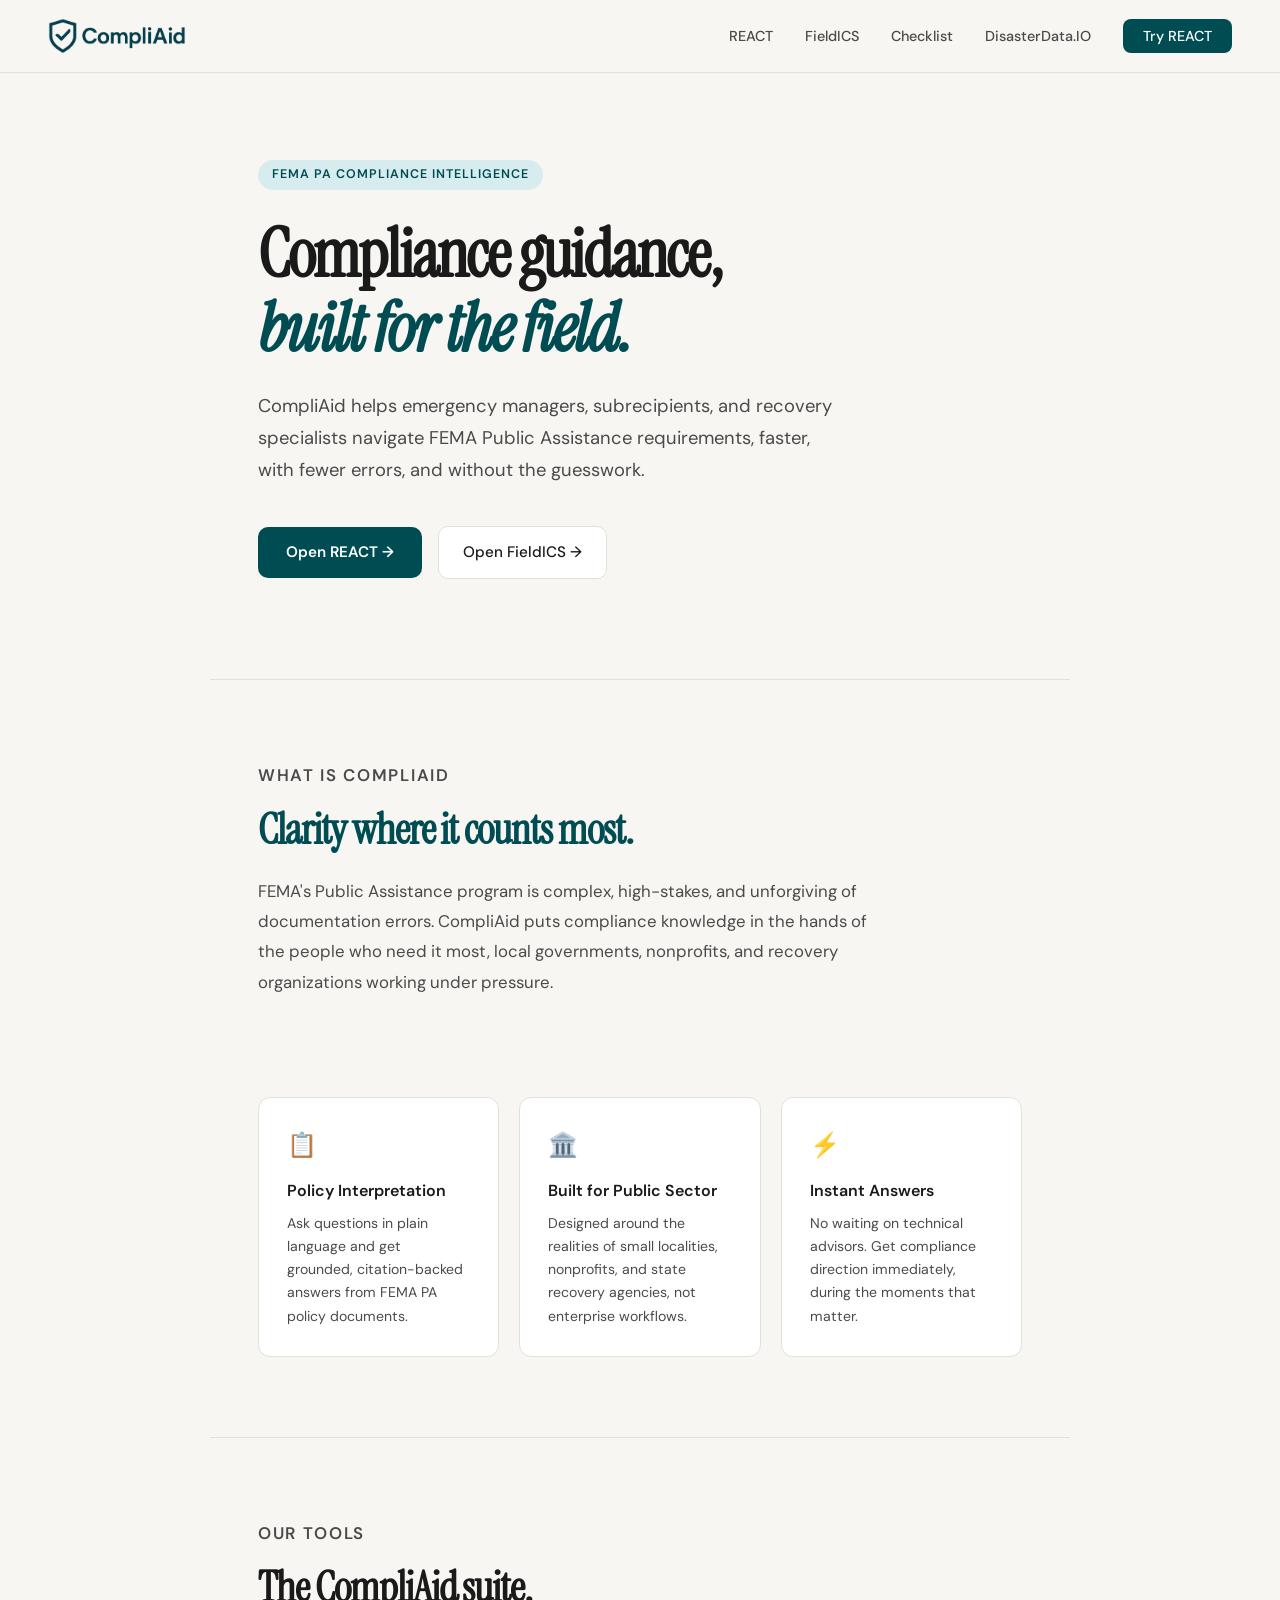
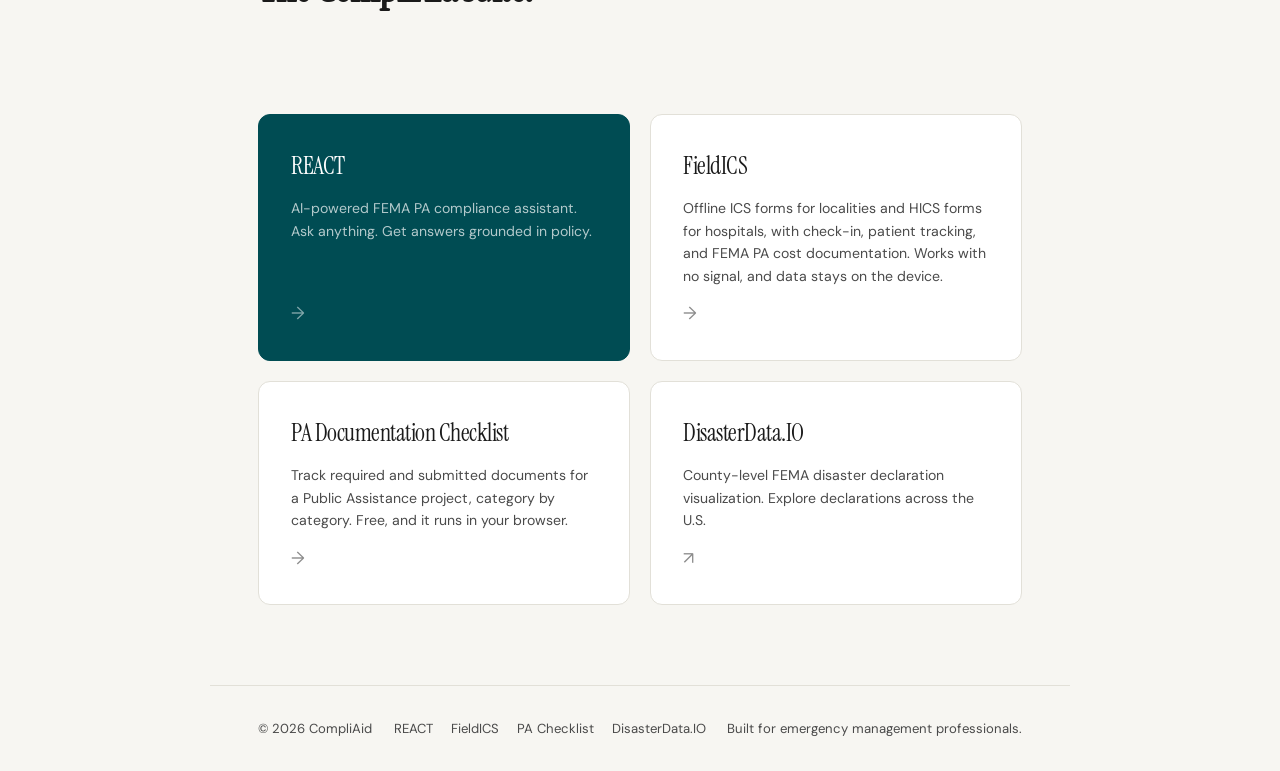
<file: index.html>
<!DOCTYPE html>
<html lang="en">
<head>
  <meta charset="UTF-8" />
  <meta name="viewport" content="width=device-width, initial-scale=1.0" />
  <title>CompliAid: FEMA Public Assistance compliance tools</title>
  <meta name="description" content="Tools for emergency managers and recovery organizations working through FEMA Public Assistance: REACT, a policy assistant; FieldICS, offline ICS and cost documentation; and a PA documentation checklist." />
  <link rel="canonical" href="https://compliaid.com/" />
  <meta name="theme-color" content="#f7f6f2" />
  <link rel="icon" type="image/png" sizes="32x32" href="assets/icon-32.png" />
  <link rel="icon" type="image/png" sizes="192x192" href="assets/icon-192.png" />
  <link rel="apple-touch-icon" href="assets/apple-touch-icon.png" />
  <meta property="og:type" content="website" />
  <meta property="og:site_name" content="CompliAid" />
  <meta property="og:title" content="CompliAid: FEMA Public Assistance compliance tools" />
  <meta property="og:description" content="Tools for emergency managers and recovery organizations working through FEMA Public Assistance: REACT, a policy assistant; FieldICS, offline ICS and cost documentation; and a PA documentation checklist." />
  <meta property="og:url" content="https://compliaid.com/" />
  <meta property="og:image" content="https://compliaid.com/assets/social-card.png" />
  <meta name="twitter:card" content="summary_large_image" />
  <link rel="preconnect" href="https://fonts.googleapis.com" />
  <link href="https://fonts.googleapis.com/css2?family=Instrument+Serif:ital@0;1&family=DM+Sans:wght@300;400;500;600&display=swap" rel="stylesheet" />
  <style>
    *, *::before, *::after { box-sizing: border-box; margin: 0; padding: 0; }

    :root {
      --bg: #f7f6f2;
      --ink: #1a1a1a;
      --ink-muted: #4A4A4A;
      --accent: #004c53;
      --accent-light: #d6ecee;
      --border: #e2e0d8;
      --card: #ffffff;
      --radius: 12px;
    }

    html { scroll-behavior: smooth; }

    body {
      background: var(--bg);
      color: var(--ink);
      font-family: 'DM Sans', sans-serif;
      font-weight: 400;
      line-height: 1.6;
      min-height: 100vh;
    }

    /* NAV */
    nav {
      position: fixed;
      top: 0; left: 0; right: 0;
      z-index: 100;
      display: flex;
      align-items: center;
      justify-content: space-between;
      padding: 18px 48px;
      background: rgba(247,246,242,0.88);
      backdrop-filter: blur(12px);
      border-bottom: 1px solid var(--border);
    }

    .nav-logo {
      display: flex;
      align-items: center;
      text-decoration: none;
    }

    .nav-logo svg { flex-shrink: 0; }

    .nav-links {
      display: flex;
      gap: 32px;
      list-style: none;
    }

    .nav-links a {
      text-decoration: none;
      color: var(--ink-muted);
      font-size: 0.9rem;
      font-weight: 500;
      transition: color 0.2s;
    }

    .nav-links a:hover { color: var(--ink); }

    .nav-cta {
      background: var(--accent);
      color: #fff !important;
      padding: 8px 20px;
      border-radius: 8px;
      transition: opacity 0.2s !important;
    }

    .nav-cta:hover { opacity: 0.88; }

    /* HERO */
    .hero {
      padding: 160px 48px 100px;
      max-width: 860px;
      margin: 0 auto;
    }

    .hero-tag {
      display: inline-block;
      background: var(--accent-light);
      color: var(--accent);
      font-size: 0.78rem;
      font-weight: 600;
      letter-spacing: 0.08em;
      text-transform: uppercase;
      padding: 5px 14px;
      border-radius: 100px;
      margin-bottom: 28px;
    }

    .hero h1 {
      font-family: 'Instrument Serif', serif;
      font-size: clamp(2.6rem, 6vw, 4.2rem);
      line-height: 1.1;
      letter-spacing: -0.03em;
      color: var(--ink);
      margin-bottom: 24px;
    }

    .hero h1 em {
      font-style: italic;
      color: var(--accent);
    }

    .hero p {
      font-size: 1.15rem;
      color: var(--ink-muted);
      max-width: 580px;
      margin-bottom: 40px;
      line-height: 1.75;
    }

    .hero-actions {
      display: flex;
      gap: 16px;
      flex-wrap: wrap;
      align-items: center;
    }

    .btn-primary {
      background: var(--accent);
      color: #fff;
      padding: 13px 28px;
      border-radius: 10px;
      text-decoration: none;
      font-weight: 600;
      font-size: 0.95rem;
      transition: opacity 0.2s, transform 0.15s;
    }

    .btn-primary:hover { opacity: 0.88; transform: translateY(-1px); }

    .btn-secondary {
      color: var(--ink);
      padding: 13px 24px;
      border-radius: 10px;
      text-decoration: none;
      font-weight: 500;
      font-size: 0.95rem;
      border: 1.5px solid var(--border);
      transition: border-color 0.2s, transform 0.15s;
      background: var(--card);
    }

    .btn-secondary:hover { border-color: var(--ink-muted); transform: translateY(-1px); }

    /* DIVIDER */
    .divider {
      max-width: 860px;
      margin: 0 auto;
      padding: 0 48px;
      border-top: 1px solid var(--border);
    }

    /* WHAT IS COMPLIAID */
    .section {
      max-width: 860px;
      margin: 0 auto;
      padding: 80px 48px;
    }

    .section-label {
      font-size: 0.75rem;
      font-weight: 600;
      letter-spacing: 0.1em;
      text-transform: uppercase;
      color: var(--ink-muted);
      margin-bottom: 16px;
    }

    .section h2 {
      font-family: 'Instrument Serif', serif;
      font-size: clamp(1.8rem, 4vw, 2.6rem);
      letter-spacing: -0.025em;
      line-height: 1.2;
      margin-bottom: 20px;
    }

    .section p {
      color: var(--ink-muted);
      font-size: 1.05rem;
      line-height: 1.8;
      max-width: 620px;
    }

    /* FEATURES */
    .features {
      max-width: 860px;
      margin: 0 auto;
      padding: 20px 48px 80px;
      display: grid;
      grid-template-columns: repeat(auto-fit, minmax(240px, 1fr));
      gap: 20px;
    }

    .feature-card {
      background: var(--card);
      border: 1px solid var(--border);
      border-radius: var(--radius);
      padding: 28px;
      transition: box-shadow 0.2s, transform 0.2s;
    }

    .feature-card:hover {
      box-shadow: 0 8px 32px rgba(0,0,0,0.07);
      transform: translateY(-2px);
    }

    .feature-icon {
      font-size: 1.5rem;
      margin-bottom: 14px;
    }

    .feature-card h3 {
      font-size: 1rem;
      font-weight: 600;
      margin-bottom: 8px;
    }

    .feature-card p {
      font-size: 0.88rem;
      color: var(--ink-muted);
      line-height: 1.65;
    }

    /* PRODUCTS */
    .products {
      max-width: 860px;
      margin: 0 auto;
      padding: 0 48px 80px;
      display: grid;
      grid-template-columns: repeat(2, minmax(0, 1fr));
      gap: 20px;
    }
    @media (max-width: 680px) { .products { grid-template-columns: 1fr; } }

    .product-card {
      background: var(--card);
      border: 1px solid var(--border);
      border-radius: var(--radius);
      padding: 32px;
      text-decoration: none;
      color: var(--ink);
      transition: box-shadow 0.2s, transform 0.2s;
      display: flex;
      flex-direction: column;
      gap: 12px;
    }

    .product-card:hover {
      box-shadow: 0 8px 32px rgba(0,0,0,0.08);
      transform: translateY(-2px);
    }

    .product-card.accent {
      background: var(--accent);
      border-color: var(--accent);
      color: #fff;
    }

    .product-card.accent .product-sub { color: rgba(255,255,255,0.7); }

    .product-name {
      font-family: 'Instrument Serif', serif;
      font-size: 1.5rem;
      letter-spacing: -0.02em;
    }

    .product-sub {
      font-size: 0.88rem;
      color: var(--ink-muted);
      line-height: 1.6;
    }

    .product-arrow {
      margin-top: auto;
      font-size: 1.1rem;
      opacity: 0.5;
    }

    /* FOOTER */
    footer {
      border-top: 1px solid var(--border);
      padding: 32px 48px;
      max-width: 860px;
      margin: 0 auto;
      display: flex;
      justify-content: space-between;
      align-items: center;
      font-size: 0.82rem;
      color: var(--ink-muted);
      flex-wrap: wrap;
      gap: 12px;
    }

    footer a { color: var(--ink-muted); text-decoration: none; }
    .foot-links { display: flex; gap: 18px; flex-wrap: wrap; }
    footer a:hover { color: var(--ink); }

    /* ANIMATIONS */
    @keyframes fadeUp {
      from { opacity: 0; transform: translateY(20px); }
      to { opacity: 1; transform: translateY(0); }
    }

    .hero-tag, .hero h1, .hero p, .hero-actions {
      animation: fadeUp 0.6s ease both;
    }
    .hero-tag { animation-delay: 0.05s; }
    .hero h1 { animation-delay: 0.15s; }
    .hero p { animation-delay: 0.25s; }
    .hero-actions { animation-delay: 0.35s; }

    @media (max-width: 680px) {
      nav { padding: 16px 24px; }
      .hero, .section, .divider, .features, .products, footer {
        padding-left: 24px;
        padding-right: 24px;
      }
      .hero { padding-top: 120px; }
    }

    @media (max-width: 680px) {
      nav { padding-left: 16px; padding-right: 16px; }
    }
  
    /* Shared navigation: the current page is marked, and the phone menu drops the extra button. */
    .nav-logo img { display: block; height: 36px; width: auto; }
    .nav-logo .logo-mark { display: none; }
    .nav-links a[aria-current="page"] { color: var(--accent); font-weight: 600; }
    @media (max-width: 680px) {
      .nav-logo .logo-full { display: none; }
      .nav-logo .logo-mark { display: block; height: 30px; }
      .nav-links { gap: 12px; }
      .nav-links a { font-size: 0.78rem; white-space: nowrap; }
      .nav-links li:has(.nav-cta) { display: none; }
    }
    @media (max-width: 360px) {
      .nav-logo .logo-mark { height: 26px; }
      .nav-links a { font-size: 0.74rem; }
      .nav-links { gap: 9px; }
    }
    a:focus-visible, button:focus-visible, input:focus-visible { outline: 3px solid var(--accent); outline-offset: 2px; }
    @media (prefers-reduced-motion: reduce) {
      *, *::before, *::after { animation: none !important; transition: none !important; scroll-behavior: auto !important; }
    }
  </style>
</head>
<body>

  <nav aria-label="Main">
    <a href="index.html" class="nav-logo" aria-label="CompliAid home">
      <img class="logo-full" src="assets/compliaid-logo.png" alt="CompliAid" width="139" height="36" />
      <img class="logo-mark" src="assets/icon-192.png" alt="CompliAid" width="28" height="28" />
    </a>
    <ul class="nav-links">
      <li><a href="react.html">REACT</a></li>
      <li><a href="fieldics/">FieldICS</a></li>
      <li><a href="checklist.html">Checklist</a></li>
      <li><a href="https://disasterdata.io" target="_blank" rel="noopener">DisasterData.IO</a></li>
      <li><a href="react.html" class="nav-cta">Try REACT</a></li>
    </ul>
  </nav>

  <main id="main">
  <section class="hero">
    <span class="hero-tag">FEMA PA Compliance Intelligence</span>
    <h1>Compliance guidance,<br /><em>built for the field.</em></h1>
    <p>CompliAid helps emergency managers, subrecipients, and recovery specialists navigate FEMA Public Assistance requirements, faster, with fewer errors, and without the guesswork.</p>
    <div class="hero-actions">
      <a href="react.html" class="btn-primary">Open REACT →</a>
      <a href="fieldics/" class="btn-secondary">Open FieldICS →</a>
    </div>
  </section>

  <div class="divider"></div>

  <section class="section">
    <p class="section-label">What is CompliAid</p>
    <h2 style="color: var(--accent);">Clarity where it counts most.</h2>
    <p>FEMA's Public Assistance program is complex, high-stakes, and unforgiving of documentation errors. CompliAid puts compliance knowledge in the hands of the people who need it most, local governments, nonprofits, and recovery organizations working under pressure.</p>
  </section>

  <div class="features">
    <div class="feature-card">
      <div class="feature-icon">📋</div>
      <h3>Policy Interpretation</h3>
      <p>Ask questions in plain language and get grounded, citation-backed answers from FEMA PA policy documents.</p>
    </div>
    <div class="feature-card">
      <div class="feature-icon">🏛️</div>
      <h3>Built for Public Sector</h3>
      <p>Designed around the realities of small localities, nonprofits, and state recovery agencies, not enterprise workflows.</p>
    </div>
    <div class="feature-card">
      <div class="feature-icon">⚡</div>
      <h3>Instant Answers</h3>
      <p>No waiting on technical advisors. Get compliance direction immediately, during the moments that matter.</p>
    </div>
  </div>

  <div class="divider"></div>

  <section class="section">
    <p class="section-label">Our Tools</p>
    <h2>The CompliAid suite.</h2>
  </section>

  <div class="products">
    <a href="react.html" class="product-card accent">
      <div class="product-name">REACT</div>
      <div class="product-sub">AI-powered FEMA PA compliance assistant. Ask anything. Get answers grounded in policy.</div>
      <div class="product-arrow">→</div>
    </a>
    <a href="fieldics/" class="product-card">
      <div class="product-name">FieldICS</div>
      <div class="product-sub">Offline ICS forms for localities and HICS forms for hospitals, with check-in, patient tracking, and FEMA PA cost documentation. Works with no signal, and data stays on the device.</div>
      <div class="product-arrow">→</div>
    </a>
    <a href="checklist.html" class="product-card">
      <div class="product-name">PA Documentation Checklist</div>
      <div class="product-sub">Track required and submitted documents for a Public Assistance project, category by category. Free, and it runs in your browser.</div>
      <div class="product-arrow">→</div>
    </a>
    <a href="https://disasterdata.io" target="_blank" rel="noopener" class="product-card">
      <div class="product-name">DisasterData.IO</div>
      <div class="product-sub">County-level FEMA disaster declaration visualization. Explore declarations across the U.S.</div>
      <div class="product-arrow">↗</div>
    </a>
  </div>

  </main>

  <footer>
    <span>© 2026 CompliAid</span>
    <div class="foot-links">
      <a href="react.html">REACT</a>
      <a href="fieldics/">FieldICS</a>
      <a href="checklist.html">PA Checklist</a>
      <a href="https://disasterdata.io" target="_blank" rel="noopener">DisasterData.IO</a>
    </div>
    <span>Built for emergency management professionals.</span>
  </footer>

</body>
</html>
</file>
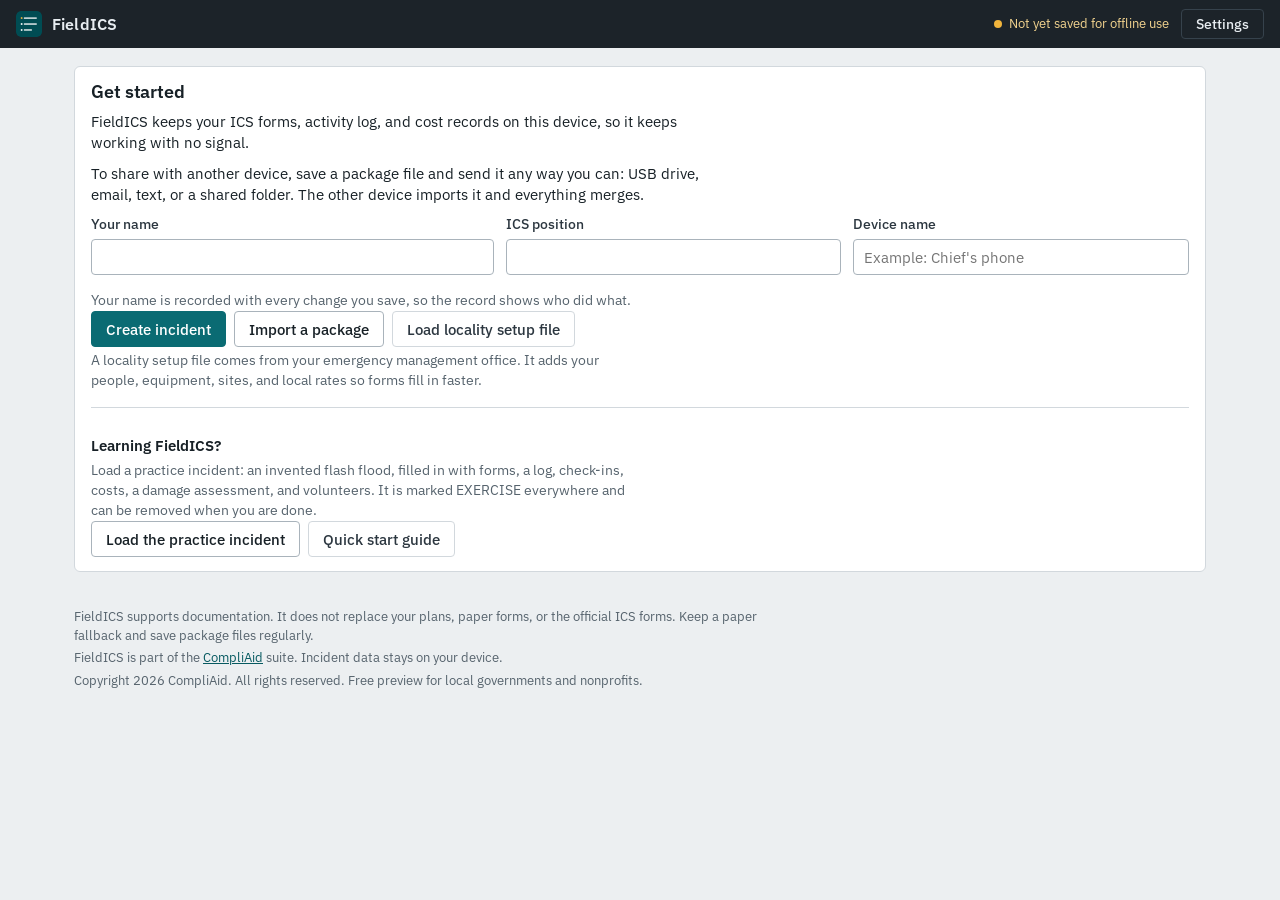
<file: fieldics/index.html>
<!doctype html>
<html lang="en">
<head>
  <meta charset="utf-8">
  <meta http-equiv="Content-Security-Policy" content="default-src 'self'; script-src 'self'; style-src 'self' 'unsafe-inline'; img-src 'self' data: blob:; media-src 'self' blob: mediastream:; connect-src 'self' data: blob:; font-src 'self'; worker-src 'self'; manifest-src 'self'; object-src 'none'; base-uri 'none'; form-action 'none'">
  <meta name="viewport" content="width=device-width, initial-scale=1, viewport-fit=cover">
  <meta name="theme-color" content="#1c2329">
  <meta name="description" content="FieldICS by CompliAid: offline ICS forms and incident documentation for local emergency management.">
  <link rel="manifest" href="manifest.webmanifest">
  <link rel="icon" href="icons/icon-192.png">
  <link rel="apple-touch-icon" href="icons/apple-touch-icon.png">
  <link rel="stylesheet" href="styles.css">
  <title>FieldICS</title>
</head>
<body>
  <a class="skip" href="#view">Skip to the form</a>

  <header class="topbar">
    <div class="brand">
      <img src="icons/icon-192.png" alt="" width="26" height="26">
      <h1>FieldICS</h1>
    </div>
    <div class="topbar-right">
      <span id="statusChip" class="chip" role="status">Starting...</span>
      <button type="button" id="settingsBtn" class="btn btn-quiet">Settings</button>
    </div>
  </header>

  <div class="context">
    <section id="incidentBar" class="bar" aria-label="Incident and operational period" hidden></section>
    <div id="opsClock" class="ops-clock" aria-live="off">
      <span class="ops-time" id="opsTime"></span>
      <span class="ops-sub" id="opsSub"></span>
    </div>
  </div>

  <div id="banner" class="banner" role="alert" hidden></div>
  <div id="conflictBar" class="banner banner-info" hidden></div>

  <div class="shell">
    <aside class="side">
      <nav id="nav" class="tabs" aria-label="Forms" hidden></nav>
    </aside>
    <div class="work">
      <div id="noticeBar" class="notices" hidden></div>
      <main>
        <div id="view" tabindex="-1"></div>
      </main>
      <footer class="foot">
        <p>FieldICS supports documentation. It does not replace your plans, paper forms, or the official ICS forms. Keep a paper fallback and save package files regularly.</p>
        <p>FieldICS is part of the <a href="https://compliaid.com/">CompliAid</a> suite. Incident data stays on your device.</p>
        <p>Copyright 2026 CompliAid. All rights reserved. Free preview for local governments and nonprofits.</p>
      </footer>
    </div>
  </div>

  <div id="toast" class="toast" role="status" aria-live="polite" hidden></div>

  <button type="button" id="quickLogBtn" class="fab" aria-label="Log it: add an activity log entry" title="Add an ICS 214 entry from any screen (Ctrl+Shift+L)" hidden>Log it</button>

  <dialog id="quickLogDialog">
    <form id="qlForm" method="dialog" autocomplete="off">
      <h2 id="qlTitle">Log it</h2>
      <div class="seg" role="radiogroup" aria-label="Where this goes">
        <label class="seg-opt"><input type="radio" name="qlMode" id="qlModeLog" value="log" checked> Activity log (214)</label>
        <label class="seg-opt"><input type="radio" name="qlMode" id="qlModeNote" value="note"> Note</label>
      </div>
      <p class="hint" id="qlHint">Adds an entry to the ICS 214 activity log without leaving this screen.</p>
      <div class="field">
        <label for="qlText" id="qlTextLabel">What happened</label>
        <textarea id="qlText" rows="4" maxlength="5000" required></textarea>
      </div>
      <div class="grid two">
        <div class="field" id="qlTimeBox">
          <label for="qlTime">Time of activity</label>
          <input type="datetime-local" id="qlTime">
        </div>
        <div class="field" id="qlKindBox" hidden>
          <label for="qlKind">Kind of note</label>
          <select id="qlKind"></select>
        </div>
        <div class="field" id="qlNameBox">
          <label for="qlName">Your name</label>
          <input type="text" id="qlName" maxlength="120" list="people">
        </div>
      </div>
      <div class="row wrap">
        <button type="button" id="qlPhoto" class="btn btn-quiet btn-small">Add photo</button>
        <span id="qlPhotoNote" class="hint"></span>
      </div>
      <p id="qlError" class="error" role="alert" hidden></p>
      <div class="row end">
        <button type="button" id="qlCancel" class="btn btn-quiet">Cancel</button>
        <button type="submit" id="qlAdd" class="btn btn-primary">Add to log</button>
      </div>
    </form>
  </dialog>

  <dialog id="incidentDialog">
    <form id="incForm" method="dialog">
      <h2 id="incTitle">New incident</h2>
      <div class="field">
        <label for="incName">Incident name (required)</label>
        <input type="text" id="incName" maxlength="160" required>
      </div>
      <div class="grid two">
        <div class="field">
          <label for="incNumber">Incident number</label>
          <input type="text" id="incNumber" maxlength="60">
        </div>
        <div class="field">
          <label for="incLocation">Location or ICP</label>
          <input type="text" id="incLocation" maxlength="200">
        </div>
      </div>
      <fieldset id="incPeriodBox" class="field plain">
        <legend>Operational period 1</legend>
        <div class="grid two">
          <div class="field">
            <label for="incStart">Start</label>
            <input type="datetime-local" id="incStart">
          </div>
          <div class="field">
            <label for="incEnd">End</label>
            <input type="datetime-local" id="incEnd">
          </div>
        </div>
      </fieldset>
      <div class="field">
        <label for="incSystem">Command system</label>
        <select id="incSystem">
          <option value="ics">ICS (county, city, or agency)</option>
          <option value="hics">HICS (hospital)</option>
        </select>
        <p class="hint">HICS uses the Hospital Incident Command System forms, positions, and Job Action Sheets, with patient tracking.</p>
      </div>
      <label class="check top field" for="incExercise"><input type="checkbox" id="incExercise"> This is an exercise or drill. Every screen, printout, PDF, and package file is marked EXERCISE, and pilot metrics count it separately.</label>
      <details id="incCostBox" class="field">
        <summary>Cost recovery details (for the PA cost summary)</summary>
        <div class="grid two">
          <div class="field">
            <label for="incApplicant">Applicant (agency name)</label>
            <input type="text" id="incApplicant" maxlength="200">
          </div>
          <div class="field">
            <label for="incPaId">FEMA PA ID</label>
            <input type="text" id="incPaId" maxlength="60">
          </div>
          <div class="field">
            <label for="incDisaster">Disaster number</label>
            <input type="text" id="incDisaster" maxlength="60" placeholder="DR-0000-VA">
          </div>
        </div>
        <label class="check top field" for="incAltDebris"><input type="checkbox" id="incAltDebris"> The applicant elected the PA alternative procedures for debris removal. Straight time of budgeted employees on Category A work is then eligible, so FieldICS stops setting it apart.</label>
      </details>
      <p id="incError" class="error" role="alert" hidden></p>
      <div class="row space">
        <button type="button" id="incDelete" class="btn btn-danger" hidden>Remove from this device</button>
        <span class="row">
          <button type="button" id="incCancel" class="btn btn-quiet">Cancel</button>
          <button type="submit" id="incSave" class="btn btn-primary">Save</button>
        </span>
      </div>
    </form>
  </dialog>

  <dialog id="periodDialog">
    <form id="perForm" method="dialog">
      <h2 id="perTitle">Operational period</h2>
      <p id="perNote" class="hint" hidden></p>
      <div class="grid two">
        <div class="field">
          <label for="perStart">Start (required)</label>
          <input type="datetime-local" id="perStart" required>
        </div>
        <div class="field">
          <label for="perEnd">End (required)</label>
          <input type="datetime-local" id="perEnd" required>
        </div>
      </div>
      <p id="perError" class="error" role="alert" hidden></p>
      <div class="row space">
        <button type="button" id="perDelete" class="btn btn-danger" hidden>Remove period</button>
        <span class="row">
          <button type="button" id="perCancel" class="btn btn-quiet">Cancel</button>
          <button type="submit" id="perSave" class="btn btn-primary">Save</button>
        </span>
      </div>
    </form>
  </dialog>

  <dialog id="settingsDialog">
    <form id="setForm" method="dialog">
      <h2>Settings</h2>
      <p class="hint">Saved on this device only. Your name and position fill in "Prepared by" and are recorded with every change you save.</p>
      <div class="grid two">
        <div class="field">
          <label for="setAuthor">Your name</label>
          <input type="text" id="setAuthor" maxlength="120">
        </div>
        <div class="field">
          <label for="setPosition">ICS position</label>
          <input type="text" id="setPosition" maxlength="120" list="ics-positions">
        </div>
        <div class="field">
          <label for="setAgency">Home agency</label>
          <input type="text" id="setAgency" maxlength="200">
        </div>
        <div class="field">
          <label for="setDevice">Device name</label>
          <input type="text" id="setDevice" maxlength="120" placeholder="Example: Chief's phone">
        </div>
      </div>
      <div class="grid two">
        <div class="field">
          <label for="setTheme">Display</label>
          <select id="setTheme">
            <option value="system">Match the device</option>
            <option value="light">Light</option>
            <option value="dark">Night (dark)</option>
          </select>
        </div>
        <div class="field">
          <label for="setText">Text size</label>
          <select id="setText">
            <option value="normal">Normal</option>
            <option value="large">Large</option>
            <option value="larger">Larger</option>
          </select>
        </div>
      </div>
      <div class="settings-tools">
        <button type="button" id="setSetupBtn" class="btn btn-quiet">Locality setup <span id="setSetupState" class="count"></span></button>
        <button type="button" id="setLockBtn" class="btn btn-quiet">Device lock <span id="setLockState" class="count"></span></button>
        <button type="button" id="setClockBtn" class="btn btn-quiet">Clock check</button>
        <button type="button" id="setSyncBtn" class="btn btn-quiet">Shared folder <span id="setSyncState" class="count"></span></button>
        <button type="button" id="setPracticeBtn" class="btn btn-quiet">Practice incident</button>
        <button type="button" id="setHelpBtn" class="btn btn-quiet">Quick start</button>
        <button type="button" id="setDiagBtn" class="btn btn-quiet">Diagnostics file</button>
      </div>
      <p id="setInfo" class="hint"></p>
      <div class="row end">
        <button type="button" id="setCancel" class="btn btn-quiet">Cancel</button>
        <button type="submit" id="setSave" class="btn btn-primary">Save</button>
      </div>
    </form>
  </dialog>

  <dialog id="exportDialog">
    <form id="expForm" method="dialog">
      <h2>Save package file</h2>
      <fieldset class="field plain">
        <legend>What to include</legend>
        <label class="choice"><input type="radio" name="expScope" value="full" checked> Everything in this incident</label>
        <label class="choice"><input type="radio" name="expScope" value="changes" id="expChanges"> Only changes since my last export <span id="expChangesCount"></span></label>
        <p class="hint">When in doubt, choose Everything. Importing the same item twice never creates duplicates.</p>
      </fieldset>
      <div class="field">
        <label class="check top" for="expNoPhotos"><input type="checkbox" id="expNoPhotos"> Leave out photos</label>
        <p class="hint" id="expPhotosNote"></p>
        <div id="expPatientsBox" hidden>
          <label class="check top" for="expNoPatients"><input type="checkbox" id="expNoPatients"> Leave out patient records (HICS 254, 255, 260)</label>
          <p class="hint">This incident has patient information. A file that carries it must be locked with a passphrase.</p>
        </div>
      </div>
      <div class="field">
        <label for="expPass">Passphrase (optional)</label>
        <input type="password" id="expPass" autocomplete="new-password">
        <p class="hint" id="expPassHint">Locks the file so only someone with the passphrase can read it. At least 8 characters. Share the passphrase separately, and do not lose it. It cannot be recovered.</p>
      </div>
      <div class="field">
        <label for="expPass2">Repeat passphrase</label>
        <input type="password" id="expPass2" autocomplete="new-password">
      </div>
      <p id="expError" class="error" role="alert" hidden></p>
      <div class="row end wrap">
        <button type="button" id="expCancel" class="btn btn-quiet">Cancel</button>
        <button type="button" id="expShare" class="btn" hidden>Share...</button>
        <button type="submit" id="expSave" class="btn btn-primary">Save file</button>
      </div>
    </form>
  </dialog>

  <dialog id="passDialog">
    <form id="passForm" method="dialog">
      <h2 id="passTitle">Passphrase</h2>
      <p id="passMessage"></p>
      <div class="field">
        <label for="passInput">Passphrase</label>
        <input type="password" id="passInput" autocomplete="off">
      </div>
      <p id="passError" class="error" role="alert" hidden></p>
      <div class="row end">
        <button type="button" id="passCancel" class="btn btn-quiet">Skip this file</button>
        <button type="submit" id="passOk" class="btn btn-primary">Unlock</button>
      </div>
    </form>
  </dialog>

  <dialog id="logPrintDialog">
    <form id="lpForm" method="dialog">
      <h2>ICS 214 activity log</h2>
      <p class="hint">Choose whose log and which period. The next screen saves a PDF or prints.</p>
      <div class="grid two">
        <div class="field">
          <label for="lpWho">Whose log</label>
          <select id="lpWho"></select>
        </div>
        <div class="field">
          <label for="lpPeriod">Operational period</label>
          <select id="lpPeriod"></select>
        </div>
        <div class="field">
          <label for="lpAgency">Home agency (and unit)</label>
          <input type="text" id="lpAgency" maxlength="200">
        </div>
        <div class="field">
          <label for="lpBy">Prepared by</label>
          <input type="text" id="lpBy" maxlength="120">
        </div>
        <div class="field">
          <label for="lpByPos">Position/title</label>
          <input type="text" id="lpByPos" maxlength="120" list="ics-positions">
        </div>
      </div>
      <label class="check field" for="lpPhotos"><input type="checkbox" id="lpPhotos"> Add a photo appendix</label>
      <div class="row end">
        <button type="button" id="lpCancel" class="btn btn-quiet">Cancel</button>
        <button type="submit" id="lpGo" class="btn btn-primary">Continue</button>
      </div>
    </form>
  </dialog>

  <dialog id="costPrintDialog">
    <form id="cpForm" method="dialog">
      <h2>PA cost summary</h2>
      <p class="hint">Lays out entries the way the FEMA Public Assistance summary records group them. Prints best in landscape.</p>
      <div class="grid two">
        <div class="field">
          <label for="cpCategory">Category of work</label>
          <select id="cpCategory"></select>
        </div>
        <div class="field">
          <label for="cpSite">Location or site</label>
          <select id="cpSite"></select>
        </div>
      </div>
      <fieldset class="field plain">
        <legend>Include</legend>
        <div id="cpTypes" class="checks-row"></div>
      </fieldset>
      <div class="grid two">
        <div class="field">
          <label for="cpBy">Certified by</label>
          <input type="text" id="cpBy" maxlength="120">
        </div>
        <div class="field">
          <label for="cpTitle">Title</label>
          <input type="text" id="cpTitle" maxlength="120">
        </div>
      </div>
      <label class="check field" for="cpPhotos"><input type="checkbox" id="cpPhotos"> Add a photo appendix (receipts and work photos)</label>
      <div class="row end">
        <button type="button" id="cpCancel" class="btn btn-quiet">Cancel</button>
        <button type="submit" id="cpGo" class="btn btn-primary">Continue</button>
      </div>
    </form>
  </dialog>

  <dialog id="messageDialog">
    <form method="dialog">
      <h2 id="msgTitle"></h2>
      <ul id="msgList" class="msg-list"></ul>
      <div class="row end">
        <button type="submit" class="btn btn-primary">OK</button>
      </div>
    </form>
  </dialog>

  <dialog id="panelDialog" class="wide">
    <div class="panel-head">
      <h2 id="panelTitle"></h2>
      <button type="button" id="panelClose" class="btn btn-quiet">Close</button>
    </div>
    <div id="panelBody"></div>
  </dialog>

  <section id="printArea" aria-hidden="true"></section>

  <input type="file" id="importFile" accept=".json,application/json" multiple hidden>
  <input type="file" id="imageFile" accept="image/*" hidden>
  <input type="file" id="photoFiles" accept="image/*" multiple hidden>
  <input type="file" id="setupFile" accept=".json,application/json" hidden>
  <input type="file" id="csvFile" accept=".csv,text/csv" hidden>
  <datalist id="ics-positions"></datalist>
  <datalist id="people"></datalist>
  <datalist id="cost-sites"></datalist>
  <datalist id="autofill-keys"></datalist>
  <datalist id="checkin-places"></datalist>

  <script src="js/forms.js"></script>
  <script src="js/core.js"></script>
  <script src="js/store.js"></script>
  <script src="js/print.js"></script>
  <script src="js/xlsx.js"></script>
  <script src="js/costbook.js"></script>
  <script src="js/assess.js"></script>
  <script src="js/practice.js"></script>
  <script src="js/hics-jas.js"></script>
  <script src="js/checks.js"></script>
  <script src="js/setup.js"></script>
  <script src="js/metrics.js"></script>
  <script src="js/secure.js"></script>
  <script src="js/qr.js"></script>
  <script src="js/pdf.js"></script>
  <script src="js/data/fema-rates-2025.js"></script>
  <script src="js/app/base.js"></script>
  <script src="js/app/state.js"></script>
  <script src="js/app/shell.js"></script>
  <script src="js/app/log.js"></script>
  <script src="js/app/editor.js"></script>
  <script src="js/app/photos.js"></script>
  <script src="js/app/lists.js"></script>
  <script src="js/app/costs.js"></script>
  <script src="js/app/records.js"></script>
  <script src="js/app/dialogs.js"></script>
  <script src="js/app/share.js"></script>
  <script src="js/app/printing.js"></script>
  <script src="js/app/checkin.js"></script>
  <script src="js/app/notes.js"></script>
  <script src="js/app/planning.js"></script>
  <script src="js/app/damage.js"></script>
  <script src="js/app/volunteers.js"></script>
  <script src="js/app/locality.js"></script>
  <script src="js/app/readiness.js"></script>
  <script src="js/app/tools.js"></script>
  <script src="js/app/lock.js"></script>
  <script src="js/app/transfer.js"></script>
  <script src="js/app/closeout.js"></script>
  <script src="js/app/sync.js"></script>
  <script src="js/app/help.js"></script>
  <script src="js/app/hics.js"></script>
  <script src="js/app/main.js"></script>
</body>
</html>
</file>
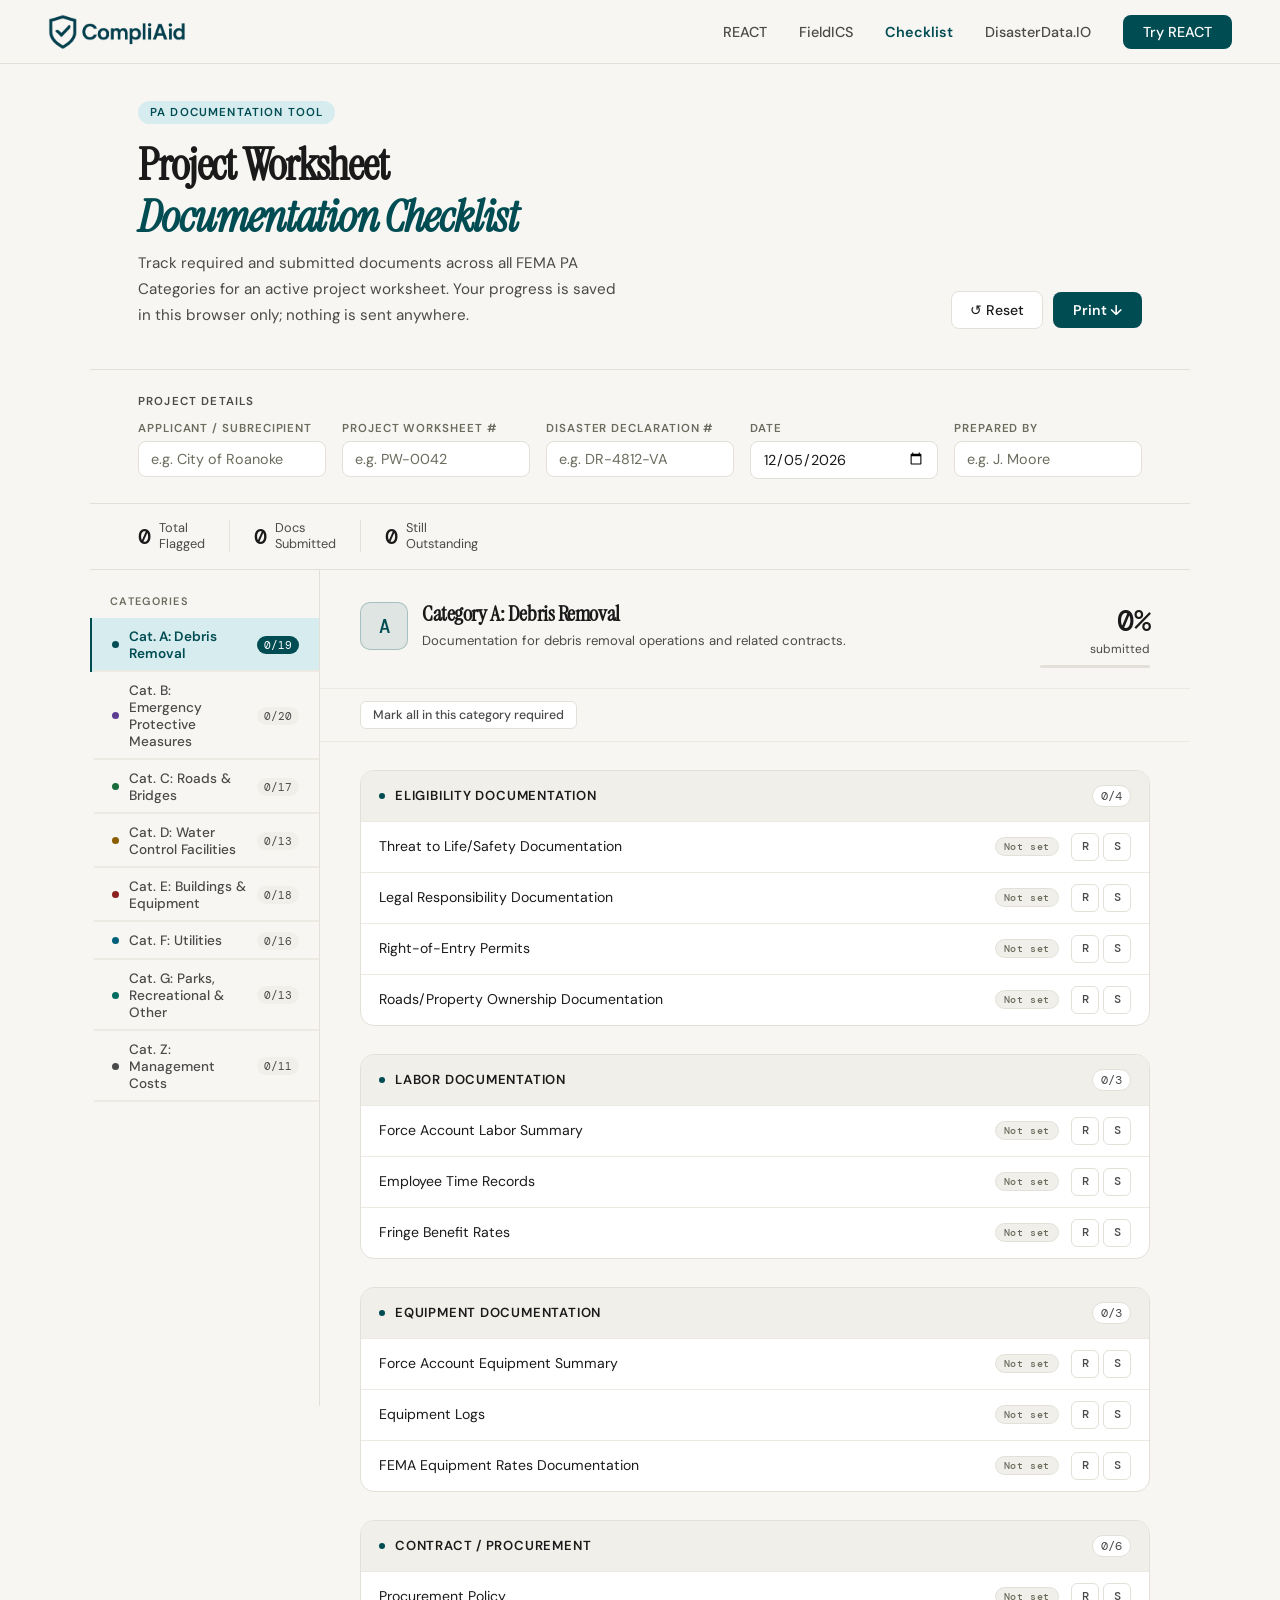
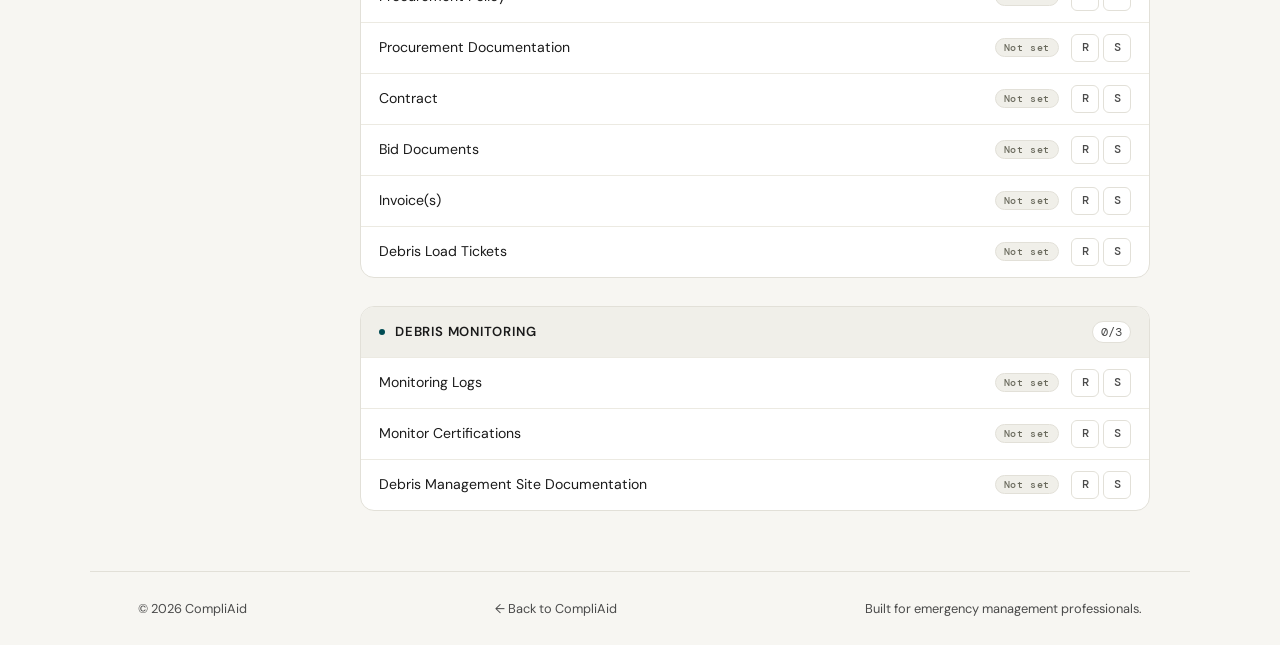
<file: checklist.html>
<!DOCTYPE html>
<html lang="en">
<head>
<meta charset="UTF-8">
<meta name="viewport" content="width=device-width, initial-scale=1.0">
<title>PA Documentation Checklist | CompliAid</title>
  <meta name="description" content="Track required and submitted documents for a FEMA Public Assistance project, by category of work. Free, and it runs in your browser." />
  <link rel="canonical" href="https://compliaid.com/checklist.html" />
  <meta name="theme-color" content="#f7f6f2" />
  <link rel="icon" type="image/png" sizes="32x32" href="assets/icon-32.png" />
  <link rel="icon" type="image/png" sizes="192x192" href="assets/icon-192.png" />
  <link rel="apple-touch-icon" href="assets/apple-touch-icon.png" />
  <meta property="og:type" content="website" />
  <meta property="og:site_name" content="CompliAid" />
  <meta property="og:title" content="PA Documentation Checklist | CompliAid" />
  <meta property="og:description" content="Track required and submitted documents for a FEMA Public Assistance project, by category of work. Free, and it runs in your browser." />
  <meta property="og:url" content="https://compliaid.com/checklist.html" />
  <meta property="og:image" content="https://compliaid.com/assets/social-card.png" />
  <meta name="twitter:card" content="summary_large_image" />
<link rel="preconnect" href="https://fonts.googleapis.com" />
<link href="https://fonts.googleapis.com/css2?family=Instrument+Serif:ital@0;1&family=DM+Sans:wght@300;400;500;600&family=DM+Mono:wght@400;500&display=swap" rel="stylesheet" />
<style>
  *, *::before, *::after { box-sizing: border-box; margin: 0; padding: 0; }

  :root {
    --bg: #f7f6f2;
    --ink: #1a1a1a;
    --ink-muted: #4A4A4A;
    --ink-dim: #6b6b5e;
    --accent: #004c53;
    --accent-light: #d6ecee;
    --accent-glow: rgba(0,76,83,0.08);
    --border: #e2e0d8;
    --border-light: #eceae2;
    --card: #ffffff;
    --surface2: #f0efe9;
    --green: #1a6b3a;
    --green-bg: rgba(26,107,58,0.08);
    --green-border: rgba(26,107,58,0.3);
    --amber: #8a5e00;
    --amber-bg: rgba(200,140,0,0.08);
    --amber-border: rgba(200,140,0,0.3);
    --red: #8b2020;
    --cat-a: #004c53;
    --cat-b: #5c3d8f;
    --cat-c: #1a6b3a;
    --cat-d: #8a5e00;
    --cat-e: #8b2020;
    --cat-f: #005f7a;
    --cat-g: #006b5f;
    --cat-z: #4A4A4A;
    --font: 'DM Sans', sans-serif;
    --serif: 'Instrument Serif', serif;
    --mono: 'DM Mono', monospace;
    --radius: 10px;
    --radius-lg: 14px;
    --nav-h: 64px;
  }

  html { scroll-behavior: smooth; }

  body {
    font-family: var(--font);
    background: var(--bg);
    color: var(--ink);
    min-height: 100vh;
    -webkit-font-smoothing: antialiased;
  }

  /* ── NAV ── */
  nav {
    position: fixed;
    top: 0; left: 0; right: 0;
    z-index: 200;
    display: flex;
    align-items: center;
    justify-content: space-between;
    padding: 0 48px;
    height: var(--nav-h);
    background: rgba(247,246,242,0.92);
    backdrop-filter: blur(12px);
    border-bottom: 1px solid var(--border);
  }

  .nav-logo {
    display: flex;
    align-items: center;
    text-decoration: none;
  }

  .nav-links {
    display: flex;
    gap: 32px;
    list-style: none;
    align-items: center;
  }

  .nav-links a {
    text-decoration: none;
    color: var(--ink-muted);
    font-size: 0.9rem;
    font-weight: 500;
    transition: color 0.2s;
  }

  .nav-links a:hover { color: var(--ink); }

  .nav-cta {
    background: var(--accent);
    color: #fff !important;
    padding: 8px 20px;
    border-radius: 8px;
    transition: opacity 0.2s !important;
  }

  .nav-cta:hover { opacity: 0.88; }

  /* ── PAGE HEADER ── */
  .page-header {
    padding: 100px 48px 40px;
    max-width: 1100px;
    margin: 0 auto;
    display: flex;
    align-items: flex-end;
    justify-content: space-between;
    gap: 24px;
    flex-wrap: wrap;
    border-bottom: 1px solid var(--border);
  }

  .page-header-left {}

  .page-tag {
    display: inline-block;
    background: var(--accent-light);
    color: var(--accent);
    font-size: 0.72rem;
    font-weight: 600;
    letter-spacing: 0.1em;
    text-transform: uppercase;
    padding: 4px 12px;
    border-radius: 100px;
    margin-bottom: 16px;
  }

  .page-header h1 {
    font-family: var(--serif);
    font-size: clamp(1.8rem, 4vw, 2.8rem);
    letter-spacing: -0.025em;
    line-height: 1.15;
    color: var(--ink);
    margin-bottom: 8px;
  }

  .page-header h1 em {
    font-style: italic;
    color: var(--accent);
  }

  .page-header p {
    font-size: 0.95rem;
    color: var(--ink-muted);
    max-width: 480px;
    line-height: 1.7;
  }

  .page-header-actions {
    display: flex;
    flex-wrap: wrap;
    gap: 10px;
    align-items: center;
    flex-shrink: 0;
  }

  .btn-primary {
    background: var(--accent);
    color: #fff;
    padding: 9px 20px;
    border-radius: 8px;
    font-family: var(--font);
    font-size: 0.88rem;
    font-weight: 600;
    border: none;
    cursor: pointer;
    transition: opacity 0.2s, transform 0.15s;
    text-decoration: none;
    display: inline-flex;
    align-items: center;
    gap: 6px;
  }

  .btn-primary:hover { opacity: 0.88; transform: translateY(-1px); }

  .btn-secondary {
    background: var(--card);
    color: var(--ink);
    padding: 9px 18px;
    border-radius: 8px;
    font-family: var(--font);
    font-size: 0.88rem;
    font-weight: 500;
    border: 1.5px solid var(--border);
    cursor: pointer;
    transition: border-color 0.2s, transform 0.15s;
    display: inline-flex;
    align-items: center;
    gap: 6px;
  }

  .btn-secondary:hover { border-color: var(--ink-muted); transform: translateY(-1px); }

  .export-wrapper { position: relative; }

  .export-dropdown {
    display: none;
    position: absolute;
    top: calc(100% + 8px);
    right: 0;
    background: var(--card);
    border: 1px solid var(--border);
    border-radius: var(--radius);
    box-shadow: 0 8px 32px rgba(0,0,0,0.1);
    min-width: 180px;
    z-index: 300;
    overflow: hidden;
  }

  .export-dropdown button {
    display: block;
    width: 100%;
    padding: 11px 16px;
    font-family: var(--font);
    font-size: 0.88rem;
    color: var(--ink);
    background: none;
    border: none;
    text-align: left;
    cursor: pointer;
    transition: background 0.12s;
  }

  .export-dropdown button:hover { background: var(--surface2); }

  /* ── METADATA PANEL ── */
  .meta-panel {
    max-width: 1100px;
    margin: 0 auto;
    padding: 24px 48px;
    border-bottom: 1px solid var(--border);
    background: var(--bg);
  }

  .meta-label-row {
    font-size: 0.72rem;
    font-weight: 600;
    letter-spacing: 0.1em;
    text-transform: uppercase;
    color: var(--ink-muted);
    margin-bottom: 12px;
  }

  .meta-row {
    display: flex;
    gap: 16px;
    flex-wrap: wrap;
  }

  .meta-field {
    display: flex;
    flex-direction: column;
    gap: 5px;
    min-width: 160px;
    flex: 1;
  }

  .meta-field label {
    font-size: 0.72rem;
    font-weight: 600;
    letter-spacing: 0.08em;
    text-transform: uppercase;
    color: var(--ink-dim);
  }

  .meta-input {
    background: var(--card);
    border: 1.5px solid var(--border);
    border-radius: 8px;
    padding: 8px 12px;
    font-family: var(--font);
    font-size: 0.9rem;
    color: var(--ink);
    outline: none;
    transition: border-color 0.15s, box-shadow 0.15s;
    width: 100%;
  }

  .meta-input:focus {
    border-color: var(--accent);
    box-shadow: 0 0 0 3px var(--accent-glow);
  }

  .meta-input::placeholder { color: var(--ink-dim); }

  /* ── SUMMARY BAR ── */
  .summary-bar {
    max-width: 1100px;
    margin: 0 auto;
    padding: 16px 48px;
    display: flex;
    gap: 24px;
    align-items: center;
    border-bottom: 1px solid var(--border);
    flex-wrap: wrap;
  }

  .summary-stat {
    display: flex;
    align-items: center;
    gap: 8px;
  }

  .summary-num {
    font-family: var(--mono);
    font-size: 1.4rem;
    font-weight: 500;
    color: var(--ink);
  }

  .summary-stat-label {
    font-size: 0.8rem;
    color: var(--ink-muted);
    line-height: 1.3;
  }

  .summary-divider {
    width: 1px;
    height: 32px;
    background: var(--border);
  }

  /* ── LAYOUT ── */
  .layout {
    display: flex;
    max-width: 1100px;
    margin: 0 auto;
    min-height: calc(100vh - var(--nav-h) - 220px);
  }

  /* ── SIDEBAR ── */
  .sidebar {
    width: 230px;
    flex-shrink: 0;
    border-right: 1px solid var(--border);
    padding: 24px 0;
    position: sticky;
    top: var(--nav-h);
    height: calc(100vh - var(--nav-h));
    overflow-y: auto;
  }

  .sidebar-label {
    font-size: 0.68rem;
    font-weight: 600;
    letter-spacing: 0.12em;
    text-transform: uppercase;
    color: var(--ink-dim);
    padding: 0 20px 10px;
  }

  .cat-nav-item {
    font: inherit;
    text-align: left;
    width: 100%;
    background: none;
    border-top: none;
    border-right: none;
    border-bottom: none;
    cursor: pointer;
    display: flex;
    align-items: center;
    gap: 10px;
    padding: 10px 20px;
    cursor: pointer;
    transition: background 0.12s;
    border-left: 2px solid transparent;
    position: relative;
  }

  .cat-nav-item:hover { background: var(--surface2); }

  .cat-nav-item.active {
    background: var(--accent-light);
    border-left-color: var(--accent);
  }

  .cat-dot {
    width: 7px; height: 7px;
    border-radius: 50%;
    flex-shrink: 0;
  }

  .cat-nav-label {
    font-size: 0.85rem;
    font-weight: 500;
    color: var(--ink-muted);
    flex: 1;
  }

  .cat-nav-item.active .cat-nav-label { color: var(--accent); font-weight: 600; }

  .cat-badge {
    font-family: var(--mono);
    font-size: 0.7rem;
    padding: 2px 7px;
    border-radius: 100px;
    background: var(--surface2);
    color: var(--ink-muted);
  }

  .cat-nav-item.active .cat-badge {
    background: var(--accent);
    color: #fff;
  }

  .progress-mini {
    position: absolute;
    bottom: 0; left: 2px; right: 0;
    height: 2px;
    background: var(--border-light);
  }

  .progress-mini-fill {
    height: 100%;
    background: var(--green);
    transition: width 0.3s;
  }

  /* ── MAIN ── */
  .main { flex: 1; overflow-y: auto; padding-bottom: 60px; }

  .cat-section { display: none; }
  .cat-section.active { display: block; }

  /* ── CAT HEADER ── */
  .cat-header {
    padding: 32px 40px 20px;
    border-bottom: 1px solid var(--border-light);
    display: flex;
    align-items: flex-start;
    justify-content: space-between;
    gap: 20px;
  }

  .cat-title-row { display: flex; align-items: center; gap: 14px; }

  .cat-letter {
    width: 48px; height: 48px;
    border-radius: var(--radius);
    display: flex;
    align-items: center;
    justify-content: center;
    font-family: var(--mono);
    font-size: 1.2rem;
    font-weight: 500;
    flex-shrink: 0;
  }

  .cat-title-text h2 {
    font-family: var(--serif);
    font-size: 1.35rem;
    letter-spacing: -0.02em;
    color: var(--ink);
    line-height: 1.2;
  }

  .cat-title-text p {
    font-size: 0.82rem;
    color: var(--ink-muted);
    margin-top: 3px;
    line-height: 1.5;
  }

  .progress-block { text-align: right; flex-shrink: 0; }

  .progress-pct {
    font-family: var(--mono);
    font-size: 1.8rem;
    font-weight: 500;
    color: var(--ink);
    letter-spacing: -0.02em;
  }

  .progress-sub { font-size: 0.75rem; color: var(--ink-muted); margin-top: 1px; }

  .progress-bar {
    width: 110px;
    height: 3px;
    background: var(--border);
    border-radius: 2px;
    overflow: hidden;
    margin-top: 8px;
    margin-left: auto;
  }

  .progress-bar-fill {
    height: 100%;
    background: var(--green);
    border-radius: 2px;
    transition: width 0.4s ease;
  }

  /* ── CAT ACTIONS ── */
  .cat-actions {
    padding: 12px 40px;
    border-bottom: 1px solid var(--border-light);
    display: flex;
    gap: 10px;
    background: var(--bg);
  }

  .btn-xs {
    font-family: var(--font);
    font-size: 0.78rem;
    font-weight: 500;
    padding: 5px 12px;
    border-radius: 6px;
    border: 1.5px solid var(--border);
    background: var(--card);
    color: var(--ink-muted);
    cursor: pointer;
    transition: all 0.15s;
  }

  .btn-xs:hover { border-color: var(--accent); color: var(--accent); background: var(--accent-light); }

  /* ── SECTIONS ── */
  .checklist-body { padding: 0 40px; }

  .section {
    margin-top: 28px;
    border: 1px solid var(--border);
    border-radius: var(--radius-lg);
    overflow: hidden;
    background: var(--card);
  }

  .section-header {
    display: flex;
    align-items: center;
    gap: 10px;
    padding: 14px 18px;
    background: var(--surface2);
    border-bottom: 1px solid var(--border-light);
  }

  .section-icon {
    width: 6px; height: 6px;
    border-radius: 50%;
    flex-shrink: 0;
  }

  .section-title {
    font-size: 0.82rem;
    font-weight: 600;
    color: var(--ink);
    flex: 1;
    letter-spacing: 0.01em;
    text-transform: uppercase;
    letter-spacing: 0.06em;
  }

  .section-progress {
    font-family: var(--mono);
    font-size: 0.75rem;
    color: var(--ink-muted);
    background: var(--card);
    padding: 2px 8px;
    border-radius: 100px;
    border: 1px solid var(--border);
  }

  /* ── CHECK ITEMS ── */
  .check-item {
    display: flex;
    align-items: center;
    gap: 12px;
    padding: 11px 18px;
    border-bottom: 1px solid var(--border-light);
    transition: background 0.12s;
  }

  .check-item:last-child { border-bottom: none; }
  .check-item:hover { background: #fafaf7; }

  .check-item.submitted { background: var(--green-bg); }
  .check-item.submitted:hover { background: rgba(26,107,58,0.1); }

  .item-name {
    flex: 1;
    font-size: 0.88rem;
    color: var(--ink);
    line-height: 1.4;
  }

  .check-item.submitted .item-name {
    color: var(--green);
    text-decoration: line-through;
    text-decoration-color: rgba(26,107,58,0.4);
  }

  /* STATUS PILL */
  .status-pill {
    font-family: var(--mono);
    font-size: 0.65rem;
    font-weight: 500;
    padding: 2px 8px;
    border-radius: 100px;
    letter-spacing: 0.06em;
    flex-shrink: 0;
    min-width: 38px;
    text-align: center;
  }

  .status-pill.na {
    background: var(--surface2);
    color: var(--ink-dim);
    border: 1px solid var(--border);
  }

  .status-pill.required {
    background: var(--amber-bg);
    color: var(--amber);
    border: 1px solid var(--amber-border);
  }

  .status-pill.submitted {
    background: var(--green-bg);
    color: var(--green);
    border: 1px solid var(--green-border);
  }

  /* TOGGLE GROUP */
  .toggle-group {
    display: flex;
    gap: 4px;
    flex-shrink: 0;
  }

  .toggle-btn {
    width: 28px; height: 28px;
    border-radius: 6px;
    border: 1.5px solid var(--border);
    background: var(--card);
    font-family: var(--mono);
    font-size: 0.72rem;
    font-weight: 500;
    color: var(--ink-muted);
    cursor: pointer;
    transition: all 0.12s;
    display: flex;
    align-items: center;
    justify-content: center;
  }

  .toggle-btn:hover { border-color: var(--accent); color: var(--accent); }

  .toggle-btn.r-active {
    background: var(--amber-bg);
    border-color: var(--amber-border);
    color: var(--amber);
  }

  .toggle-btn.s-active {
    background: var(--green-bg);
    border-color: var(--green-border);
    color: var(--green);
  }

  /* ── FOOTER ── */
  .page-footer {
    border-top: 1px solid var(--border);
    padding: 28px 48px;
    max-width: 1100px;
    margin: 0 auto;
    display: flex;
    justify-content: space-between;
    align-items: center;
    font-size: 0.8rem;
    color: var(--ink-muted);
    flex-wrap: wrap;
    gap: 12px;
  }

  .page-footer a { color: var(--ink-muted); text-decoration: none; }
  .page-footer a:hover { color: var(--ink); }

  /* ── PRINT ── */
  @media print {
    nav, .page-header-actions, .cat-actions, .toggle-group, .sidebar { display: none !important; }
    .layout { display: block; }
    .main { overflow: visible; }
    .cat-section { display: none !important; }
    .cat-section.active { display: block !important; }
    .cat-section.print-all { display: block !important; }
    .page-header { padding-top: 20px; }
    body { background: #fff; }
    .section { break-inside: avoid; }
  }

  /* ── RESPONSIVE ── */
  @media (max-width: 720px) {
    nav { padding: 0 20px; }
    .page-header { padding: 90px 20px 28px; }
    .meta-panel { padding: 20px; }
    .summary-bar { padding: 14px 20px; }
    .layout { flex-direction: column; }
    .sidebar {
      width: 100%;
      position: static;
      height: auto;
      border-right: none;
      border-bottom: 1px solid var(--border);
      padding: 12px 0;
      display: flex;
      overflow-x: auto;
      gap: 0;
    }
    .cat-nav-item { flex-shrink: 0; width: auto; max-width: 240px; border-left: none; border-bottom: 2px solid transparent; }
    .cat-nav-item.active { border-bottom-color: var(--accent); border-left: none; }
    .sidebar-label { display: none; }
    .checklist-body { padding: 0 16px; }
    .cat-header { padding: 20px 16px; }
    .cat-actions { padding: 10px 16px; }
    .page-footer { padding: 24px 20px; }
  }

    @media (max-width: 680px) {
      nav { padding-left: 16px; padding-right: 16px; }
    }
    /* Shared navigation: the current page is marked, and the phone menu drops the extra button. */
    .nav-logo img { display: block; height: 36px; width: auto; }
    .nav-logo .logo-mark { display: none; }
    .nav-links a[aria-current="page"] { color: var(--accent); font-weight: 600; }
    @media (max-width: 680px) {
      .nav-logo .logo-full { display: none; }
      .nav-logo .logo-mark { display: block; height: 30px; }
      .nav-links { gap: 12px; }
      .nav-links a { font-size: 0.78rem; white-space: nowrap; }
      .nav-links li:has(.nav-cta) { display: none; }
    }
    @media (max-width: 360px) {
      .nav-logo .logo-mark { height: 26px; }
      .nav-links a { font-size: 0.74rem; }
      .nav-links { gap: 9px; }
    }
    a:focus-visible, button:focus-visible, input:focus-visible { outline: 3px solid var(--accent); outline-offset: 2px; }
    @media (prefers-reduced-motion: reduce) {
      *, *::before, *::after { animation: none !important; transition: none !important; scroll-behavior: auto !important; }
    }
</style>
</head>
<body>

<!-- NAV -->
<nav aria-label="Main">
    <a href="index.html" class="nav-logo" aria-label="CompliAid home">
      <img class="logo-full" src="assets/compliaid-logo.png" alt="CompliAid" width="139" height="36" />
      <img class="logo-mark" src="assets/icon-192.png" alt="CompliAid" width="28" height="28" />
    </a>
    <ul class="nav-links">
      <li><a href="react.html">REACT</a></li>
      <li><a href="fieldics/">FieldICS</a></li>
      <li><a href="checklist.html" aria-current="page">Checklist</a></li>
      <li><a href="https://disasterdata.io" target="_blank" rel="noopener">DisasterData.IO</a></li>
      <li><a href="react.html" class="nav-cta">Try REACT</a></li>
    </ul>
  </nav>

<main id="main">
<!-- PAGE HEADER -->
<div class="page-header">
  <div class="page-header-left">
    <span class="page-tag">PA Documentation Tool</span>
    <h1>Project Worksheet<br /><em>Documentation Checklist</em></h1>
    <p>Track required and submitted documents across all FEMA PA Categories for an active project worksheet. Your progress is saved in this browser only; nothing is sent anywhere.</p>
  </div>
  <div class="page-header-actions">
    <button type="button" class="btn-secondary" onclick="resetAll()">↺ Reset</button>
    <div class="export-wrapper" id="exportMenu">
      <button type="button" class="btn-primary" id="exportBtn" aria-haspopup="true" aria-expanded="false" aria-controls="exportDropdown" onclick="toggleExportMenu()">Print ↓</button>
      <div class="export-dropdown" id="exportDropdown" hidden>
        <button type="button" onclick="printCurrentCat()">Print current category</button>
        <button type="button" onclick="printAll()">Print all categories</button>
      </div>
    </div>
  </div>
</div>

<!-- METADATA -->
<div class="meta-panel">
  <div class="meta-label-row">Project Details</div>
  <div class="meta-row">
    <div class="meta-field">
      <label for="applicant">Applicant / Subrecipient</label>
      <input class="meta-input" type="text" id="applicant" placeholder="e.g. City of Roanoke" />
    </div>
    <div class="meta-field">
      <label for="pw">Project Worksheet #</label>
      <input class="meta-input" type="text" id="pw" placeholder="e.g. PW-0042" />
    </div>
    <div class="meta-field">
      <label for="dr">Disaster Declaration #</label>
      <input class="meta-input" type="text" id="dr" placeholder="e.g. DR-4812-VA" />
    </div>
    <div class="meta-field">
      <label for="date">Date</label>
      <input class="meta-input" type="date" id="date" />
    </div>
    <div class="meta-field">
      <label for="preparer">Prepared By</label>
      <input class="meta-input" type="text" id="preparer" placeholder="e.g. J. Moore" />
    </div>
  </div>
</div>

<!-- SUMMARY BAR -->
<div class="summary-bar">
  <div class="summary-stat">
    <div class="summary-num" id="totalRequired">0</div>
    <div class="summary-stat-label">Total<br />Flagged</div>
  </div>
  <div class="summary-divider"></div>
  <div class="summary-stat">
    <div class="summary-num" id="totalSubmitted">0</div>
    <div class="summary-stat-label">Docs<br />Submitted</div>
  </div>
  <div class="summary-divider"></div>
  <div class="summary-stat">
    <div class="summary-num" id="totalOutstanding">0</div>
    <div class="summary-stat-label">Still<br />Outstanding</div>
  </div>
</div>

<!-- LAYOUT -->
<div class="layout">

  <!-- SIDEBAR -->
  <div class="sidebar" id="sidebar" role="navigation" aria-label="Categories of work">
    <div class="sidebar-label">Categories</div>
  </div>

  <!-- MAIN -->
  <div class="main" id="catContent"></div>

</div>
</main>

<!-- FOOTER -->
<footer class="page-footer">
  <span>© 2026 CompliAid</span>
  <a href="index.html">← Back to CompliAid</a>
  <span>Built for emergency management professionals.</span>
</footer>

<script>
const CATS = [
  {
    id: 'cat-a', letter: 'A', color: '#004c53',
    title: 'Debris Removal',
    desc: 'Documentation for debris removal operations and related contracts.',
    sections: [
      {
        id: 'eligibility', title: 'Eligibility Documentation',
        items: ['Threat to Life/Safety Documentation','Legal Responsibility Documentation','Right-of-Entry Permits','Roads/Property Ownership Documentation']
      },
      {
        id: 'labor', title: 'Labor Documentation',
        items: ['Force Account Labor Summary','Employee Time Records','Fringe Benefit Rates']
      },
      {
        id: 'equipment', title: 'Equipment Documentation',
        items: ['Force Account Equipment Summary','Equipment Logs','FEMA Equipment Rates Documentation']
      },
      {
        id: 'contract-a', title: 'Contract / Procurement',
        items: ['Procurement Policy','Procurement Documentation','Contract','Bid Documents','Invoice(s)','Debris Load Tickets']
      },
      {
        id: 'monitoring', title: 'Debris Monitoring',
        items: ['Monitoring Logs','Monitor Certifications','Debris Management Site Documentation']
      }
    ]
  },
  {
    id: 'cat-b', letter: 'B', color: '#5c3d8f',
    title: 'Emergency Protective Measures',
    desc: 'Documentation for emergency actions taken to eliminate or reduce immediate threats.',
    sections: [
      {
        id: 'threat', title: 'Threat Documentation',
        items: ['Threat to Life/Safety Narrative','Emergency Declaration / Local Emergency Order','Situation Reports']
      },
      {
        id: 'labor-b', title: 'Labor Documentation',
        items: ['Force Account Labor Summary','Employee Time Records','Fringe Benefit Rates','Volunteer Hours and Valuation (Donated Resources)']
      },
      {
        id: 'equipment-b', title: 'Equipment Documentation',
        items: ['Force Account Equipment Summary','Equipment Logs','FEMA Equipment Rates Documentation']
      },
      {
        id: 'materials-b', title: 'Materials',
        items: ['Material Usage Summary','Receipts / Purchase Orders']
      },
      {
        id: 'contract-b', title: 'Contract / Procurement',
        items: ['Procurement Policy','Procurement Documentation','Contract','Bid Documents','Invoice(s)']
      },
      {
        id: 'shelter', title: 'Shelter / Lodging (if applicable)',
        items: ['Shelter Registration Records','Hotel/Motel Receipts','Shelter Agreement']
      }
    ]
  },
  {
    id: 'cat-c', letter: 'C', color: '#1a6b3a',
    title: 'Roads & Bridges',
    desc: 'Documentation for repair or replacement of roads, bridges, and associated drainage.',
    sections: [
      {
        id: 'pre', title: 'Pre-Disaster Condition',
        items: ['Pre-Disaster Photos','Maintenance Records','As-Built Plans (if available)']
      },
      {
        id: 'damage-c', title: 'Damage Documentation',
        items: ['Post-Disaster Photos','Damage Description & Dimensions','Engineer Damage Assessment']
      },
      {
        id: 'labor-c', title: 'Force Account Labor',
        items: ['Force Account Labor Summary','Employee Time Records','Fringe Benefit Rates']
      },
      {
        id: 'equipment-c', title: 'Force Account Equipment',
        items: ['Force Account Equipment Summary','Equipment Logs']
      },
      {
        id: 'contract-c', title: 'Contract / Procurement',
        items: ['Procurement Policy','Procurement Documentation','Contract','Bid Documents','Invoice(s)','Change Orders (if any)']
      }
    ]
  },
  {
    id: 'cat-d', letter: 'D', color: '#8a5e00',
    title: 'Water Control Facilities',
    desc: 'Documentation for repair of dams, levees, channels, and drainage structures.',
    sections: [
      {
        id: 'pre-d', title: 'Pre-Disaster Condition',
        items: ['Pre-Disaster Photos','Maintenance Records','Inspection Reports']
      },
      {
        id: 'damage-d', title: 'Damage Documentation',
        items: ['Post-Disaster Photos','Damage Description & Dimensions','Engineer Assessment']
      },
      {
        id: 'labor-d', title: 'Force Account Labor',
        items: ['Force Account Labor Summary','Employee Time Records','Fringe Benefit Rates']
      },
      {
        id: 'contract-d', title: 'Contract / Procurement',
        items: ['Procurement Policy','Procurement Documentation','Contract','Invoice(s)']
      }
    ]
  },
  {
    id: 'cat-e', letter: 'E', color: '#8b2020',
    title: 'Buildings & Equipment',
    desc: 'Documentation for repair or replacement of buildings, contents, and equipment.',
    sections: [
      {
        id: 'ownership', title: 'Ownership & Eligibility',
        items: ['Proof of Ownership / Lease','Facility Function Documentation','Insurance Policy / Coverage Documentation']
      },
      {
        id: 'pre-e', title: 'Pre-Disaster Condition',
        items: ['Pre-Disaster Photos','Inventory Records','Maintenance History']
      },
      {
        id: 'damage-e', title: 'Damage Documentation',
        items: ['Post-Disaster Photos','Damage Description & Dimensions','Engineer or Contractor Assessment']
      },
      {
        id: 'labor-e', title: 'Force Account Labor',
        items: ['Force Account Labor Summary','Employee Time Records','Fringe Benefit Rates']
      },
      {
        id: 'contract-e', title: 'Contract / Procurement',
        items: ['Procurement Policy','Procurement Documentation','Contract','Bid Documents','Invoice(s)','Change Orders (if any)']
      }
    ]
  },
  {
    id: 'cat-f', letter: 'F', color: '#005f7a',
    title: 'Utilities',
    desc: 'Documentation for repair or restoration of water, sewer, and other utility systems.',
    sections: [
      {
        id: 'ownership-f', title: 'Ownership & Eligibility',
        items: ['Proof of Ownership / Responsibility','System Maps / As-Builts','Insurance Documentation']
      },
      {
        id: 'damage-f', title: 'Damage Documentation',
        items: ['Post-Disaster Photos','Damage Description & Dimensions','Engineer Assessment']
      },
      {
        id: 'labor-f', title: 'Force Account Labor',
        items: ['Force Account Labor Summary','Employee Time Records','Fringe Benefit Rates']
      },
      {
        id: 'equipment-f', title: 'Force Account Equipment',
        items: ['Force Account Equipment Summary','Equipment Logs']
      },
      {
        id: 'contract-f', title: 'Contract / Procurement',
        items: ['Procurement Policy','Procurement Documentation','Contract','Bid Documents','Invoice(s)']
      }
    ]
  },
  {
    id: 'cat-g', letter: 'G', color: '#006b5f',
    title: 'Parks, Recreational & Other',
    desc: 'Documentation for repair of parks, recreational facilities, and other eligible facilities.',
    sections: [
      {
        id: 'eligibility-g', title: 'Eligibility Documentation',
        items: ['Ownership Documentation','Facility Open to General Public Documentation','Insurance Documentation']
      },
      {
        id: 'damage-g', title: 'Damage Documentation',
        items: ['Post-Disaster Photos','Damage Description & Dimensions','Assessment Report']
      },
      {
        id: 'labor-g', title: 'Force Account Labor',
        items: ['Force Account Labor Summary','Employee Time Records','Fringe Benefit Rates']
      },
      {
        id: 'contract-g', title: 'Contract / Procurement',
        items: ['Procurement Policy','Procurement Documentation','Contract','Invoice(s)']
      }
    ]
  },
  {
    id: 'cat-z', letter: 'Z', color: '#4A4A4A',
    title: 'Management Costs',
    desc: 'Documentation for management costs claimed under Category Z. Direct administrative costs for a specific project are claimed on that project instead.',
    sections: [
      {
        id: 'labor-z', title: 'Staff Labor',
        items: ['Force Account Labor Summary','Employee Time Records (by activity)','Fringe Benefit Rates','Job Description / Role Documentation']
      },
      {
        id: 'fa-mat', title: 'Materials / Supplies',
        items: ['Material Usage Summary','Receipts']
      },
      {
        id: 'contract-z', title: 'General Documentation / Contract',
        items: ['Procurement Policy','Procurement Documentation','Contract','Bid Documents','Invoice(s)']
      }
    ]
  }
];

let state = {};
const STORE = 'compliaid-checklist';
const META_IDS = ['applicant', 'pw', 'dr', 'date', 'preparer'];

/* Saves the checklist in this browser so a refresh or a closed tab does not lose it. */
function saveAll() {
  try {
    const meta = {};
    META_IDS.forEach(id => { meta[id] = document.getElementById(id).value; });
    localStorage.setItem(STORE, JSON.stringify({ state, meta }));
  } catch (e) { /* storage blocked: the page still works, it just does not remember */ }
}

function loadAll() {
  try {
    const saved = JSON.parse(localStorage.getItem(STORE) || 'null');
    if (!saved) return false;
    if (saved.state && typeof saved.state === 'object') state = saved.state;
    if (saved.meta) META_IDS.forEach(id => { if (typeof saved.meta[id] === 'string') document.getElementById(id).value = saved.meta[id]; });
    return true;
  } catch (e) { return false; }
}

function getItemKey(catId, sectionId, itemIdx) {
  return `${catId}__${sectionId}__${itemIdx}`;
}

function getItemState(key) {
  return state[key] || 'none';
}

function renderItemState(key) {
  const rBtn = document.getElementById('r_' + key);
  const sBtn = document.getElementById('s_' + key);
  const row = document.getElementById('row_' + key);
  const pill = document.getElementById('pill_' + key);
  if (!rBtn) return;
  const s = getItemState(key);
  rBtn.classList.toggle('r-active', s === 'required');
  sBtn.classList.toggle('s-active', s === 'submitted');
  rBtn.setAttribute('aria-pressed', String(s === 'required'));
  sBtn.setAttribute('aria-pressed', String(s === 'submitted'));
  row.classList.toggle('submitted', s === 'submitted');
  if (pill) {
    if (s === 'required') { pill.className = 'status-pill required'; pill.textContent = 'REQ'; }
    else if (s === 'submitted') { pill.className = 'status-pill submitted'; pill.textContent = 'SUB'; }
    else { pill.className = 'status-pill na'; pill.textContent = 'Not set'; }
  }
}

function updateProgress() {
  CATS.forEach(cat => {
    let sub = 0, total = 0;
    cat.sections.forEach(sec => {
      sec.items.forEach((_, idx) => {
        const key = getItemKey(cat.id, sec.id, idx);
        const s = getItemState(key);
        total++;
        if (s === 'submitted') sub++;
      });
    });
    const pct = total > 0 ? Math.round((sub / total) * 100) : 0;
    const pctEl = document.getElementById(`pct_${cat.id}`);
    const barEl = document.getElementById(`bar_${cat.id}`);
    const miniEl = document.getElementById(`mini_${cat.id}`);
    const badgeEl = document.getElementById(`badge_${cat.id}`);
    if (pctEl) pctEl.textContent = pct + '%';
    if (barEl) barEl.style.width = pct + '%';
    if (miniEl) miniEl.style.width = pct + '%';
    if (badgeEl) badgeEl.textContent = `${sub}/${total}`;
    cat.sections.forEach(sec => {
      let ss = 0, st = sec.items.length;
      sec.items.forEach((_, idx) => {
        const key = getItemKey(cat.id, sec.id, idx);
        if (getItemState(key) === 'submitted') ss++;
      });
      const spEl = document.getElementById(`secprog_${cat.id}_${sec.id}`);
      if (spEl) spEl.textContent = `${ss}/${st}`;
    });
  });

  let totalReq = 0, totalSub = 0;
  Object.values(state).forEach(v => {
    if (v === 'required') totalReq++;
    if (v === 'submitted') totalSub++;
  });
  document.getElementById('totalRequired').textContent = totalReq + totalSub;
  document.getElementById('totalSubmitted').textContent = totalSub;
  document.getElementById('totalOutstanding').textContent = totalReq;
  saveAll();
}

function cycleToRequired(key) {
  const cur = getItemState(key);
  state[key] = cur === 'required' ? 'none' : 'required';
  renderItemState(key);
  updateProgress();
}

function cycleToSubmitted(key) {
  const cur = getItemState(key);
  state[key] = cur === 'submitted' ? 'required' : 'submitted';
  renderItemState(key);
  updateProgress();
}

function resetAll() {
  if (!confirm('Reset all checklist statuses? This cannot be undone.')) return;
  state = {};
  document.querySelectorAll('.toggle-btn').forEach(b => b.classList.remove('r-active','s-active'));
  document.querySelectorAll('.check-item').forEach(r => r.classList.remove('submitted'));
  document.querySelectorAll('.status-pill').forEach(p => { p.className = 'status-pill na'; p.textContent = 'Not set'; });
  updateProgress();
}

function markAllRequired() {
  const activeCat = document.querySelector('.cat-section.active');
  if (!activeCat) return;
  const catId = activeCat.dataset.cat;
  const cat = CATS.find(c => c.id === catId);
  cat.sections.forEach(sec => {
    sec.items.forEach((_, idx) => {
      const key = getItemKey(catId, sec.id, idx);
      if (getItemState(key) === 'none') {
        state[key] = 'required';
        renderItemState(key);
      }
    });
  });
  updateProgress();
}

function switchCat(catId) {
  document.querySelectorAll('.cat-section').forEach(el => el.classList.remove('active'));
  document.querySelectorAll('.cat-nav-item').forEach(el => { el.classList.remove('active'); el.removeAttribute('aria-current'); });
  document.getElementById('cat_' + catId).classList.add('active');
  const nav = document.getElementById('nav_' + catId);
  nav.classList.add('active');
  nav.setAttribute('aria-current', 'true');
  try { localStorage.setItem(STORE + ':cat', catId); } catch (e) { /* optional */ }
}

function setExportMenu(open) {
  const d = document.getElementById('exportDropdown');
  d.hidden = !open;
  d.style.display = open ? 'block' : 'none';
  document.getElementById('exportBtn').setAttribute('aria-expanded', String(open));
}

function toggleExportMenu() {
  setExportMenu(document.getElementById('exportDropdown').hidden);
}

document.addEventListener('click', function(e) {
  const menu = document.getElementById('exportMenu');
  if (menu && !menu.contains(e.target)) setExportMenu(false);
});

document.addEventListener('keydown', function(e) {
  if (e.key === 'Escape') setExportMenu(false);
});

function printCurrentCat() {
  setExportMenu(false);
  window.print();
}

function printAll() {
  setExportMenu(false);
  const sections = document.querySelectorAll('.cat-section');
  sections.forEach(s => s.classList.add('print-all'));
  const style = document.createElement('style');
  style.id = 'print-all-style';
  style.textContent = '@media print { .cat-section.print-all { display: block !important; } }';
  document.head.appendChild(style);
  window.print();
  sections.forEach(s => s.classList.remove('print-all'));
  document.getElementById('print-all-style').remove();
}

function build() {
  const sidebar = document.getElementById('sidebar');
  const content = document.getElementById('catContent');

  const restored = loadAll();
  if (!document.getElementById('date').value) document.getElementById('date').valueAsDate = new Date();
  META_IDS.forEach(id => document.getElementById(id).addEventListener('input', saveAll));

  CATS.forEach((cat, ci) => {
    // Sidebar
    const navItem = document.createElement('button');
    navItem.type = 'button';
    navItem.className = 'cat-nav-item' + (ci === 0 ? ' active' : '');
    if (ci === 0) navItem.setAttribute('aria-current', 'true');
    navItem.id = 'nav_' + cat.id;
    navItem.onclick = () => switchCat(cat.id);
    navItem.innerHTML = `
      <div class="cat-dot" style="background:${cat.color}"></div>
      <span class="cat-nav-label">Cat. ${cat.letter}: ${cat.title}</span>
      <span class="cat-badge" id="badge_${cat.id}">0/0</span>
      <div class="progress-mini"><div class="progress-mini-fill" id="mini_${cat.id}" style="width:0%"></div></div>
    `;
    sidebar.appendChild(navItem);

    // Content section
    const section = document.createElement('div');
    section.className = 'cat-section' + (ci === 0 ? ' active' : '');
    section.id = 'cat_' + cat.id;
    section.dataset.cat = cat.id;

    let html = `
      <div class="cat-header">
        <div class="cat-title-row">
          <div class="cat-letter" style="background:${cat.color}18;border:1.5px solid ${cat.color}40;color:${cat.color}">${cat.letter}</div>
          <div class="cat-title-text">
            <h2>Category ${cat.letter}: ${cat.title}</h2>
            <p>${cat.desc}</p>
          </div>
        </div>
        <div class="progress-block">
          <div class="progress-pct" id="pct_${cat.id}">0%</div>
          <div class="progress-sub">submitted</div>
          <div class="progress-bar"><div class="progress-bar-fill" id="bar_${cat.id}" style="width:0%"></div></div>
        </div>
      </div>
      <div class="cat-actions">
        <button type="button" class="btn-xs" onclick="markAllRequired()">Mark all in this category required</button>
      </div>
      <div class="checklist-body">
    `;

    cat.sections.forEach(sec => {
      html += `
        <div class="section">
          <div class="section-header">
            <div class="section-icon" style="background:${cat.color}"></div>
            <span class="section-title">${sec.title}</span>
            <span class="section-progress" id="secprog_${cat.id}_${sec.id}">0/${sec.items.length}</span>
          </div>
      `;
      sec.items.forEach((item, idx) => {
        const key = getItemKey(cat.id, sec.id, idx);
        html += `
          <div class="check-item" id="row_${key}">
            <span class="item-name">${item}</span>
            <span class="status-pill na" id="pill_${key}">Not set</span>
            <div class="toggle-group">
              <button type="button" class="toggle-btn" id="r_${key}" title="Required" aria-label="Required: ${item}" aria-pressed="false" onclick="cycleToRequired('${key}')">R</button>
              <button type="button" class="toggle-btn" id="s_${key}" title="Submitted" aria-label="Submitted: ${item}" aria-pressed="false" onclick="cycleToSubmitted('${key}')">S</button>
            </div>
          </div>
        `;
      });
      html += `</div>`;
    });

    html += `</div>`;
    section.innerHTML = html;
    content.appendChild(section);
  });

  Object.keys(state).forEach(renderItemState);
  updateProgress();
  let lastCat = null;
  try { lastCat = localStorage.getItem(STORE + ':cat'); } catch (e) { lastCat = null; }
  if (restored && lastCat && document.getElementById('cat_' + lastCat)) switchCat(lastCat);
}

build();
</script>
</body>
</html>
</file>
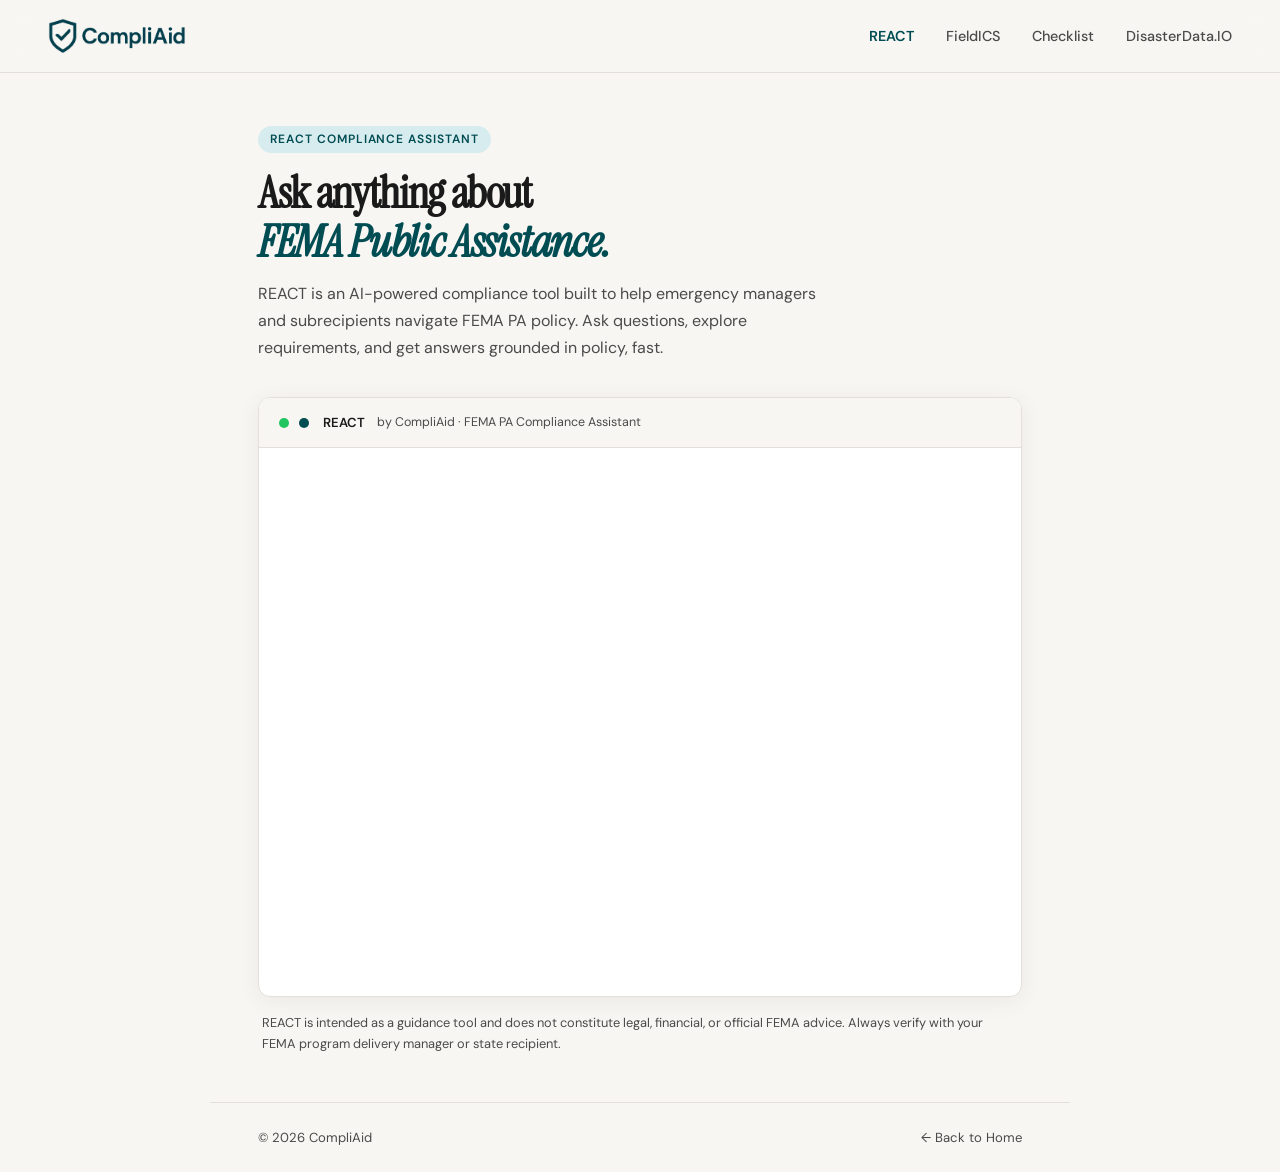
<file: react.html>
<!DOCTYPE html>
<html lang="en">
<head>
  <meta charset="UTF-8" />
  <meta name="viewport" content="width=device-width, initial-scale=1.0" />
  <title>REACT: FEMA PA Compliance Assistant | CompliAid</title>
  <meta name="description" content="Ask questions about FEMA Public Assistance policy in plain language and get answers grounded in FEMA policy documents." />
  <link rel="canonical" href="https://compliaid.com/react.html" />
  <meta name="theme-color" content="#f7f6f2" />
  <link rel="icon" type="image/png" sizes="32x32" href="assets/icon-32.png" />
  <link rel="icon" type="image/png" sizes="192x192" href="assets/icon-192.png" />
  <link rel="apple-touch-icon" href="assets/apple-touch-icon.png" />
  <meta property="og:type" content="website" />
  <meta property="og:site_name" content="CompliAid" />
  <meta property="og:title" content="REACT: FEMA PA Compliance Assistant | CompliAid" />
  <meta property="og:description" content="Ask questions about FEMA Public Assistance policy in plain language and get answers grounded in FEMA policy documents." />
  <meta property="og:url" content="https://compliaid.com/react.html" />
  <meta property="og:image" content="https://compliaid.com/assets/social-card.png" />
  <meta name="twitter:card" content="summary_large_image" />
  <link rel="preconnect" href="https://fonts.googleapis.com" />
  <link href="https://fonts.googleapis.com/css2?family=Instrument+Serif:ital@0;1&family=DM+Sans:wght@300;400;500;600&display=swap" rel="stylesheet" />
  <style>
    *, *::before, *::after { box-sizing: border-box; margin: 0; padding: 0; }

    :root {
      --bg: #f7f6f2;
      --ink: #1a1a1a;
      --ink-muted: #4A4A4A;
      --accent: #004c53;
      --accent-light: #d6ecee;
      --border: #e2e0d8;
      --card: #ffffff;
      --radius: 12px;
    }

    body {
      background: var(--bg);
      color: var(--ink);
      font-family: 'DM Sans', sans-serif;
      font-weight: 400;
      line-height: 1.6;
      min-height: 100vh;
      display: flex;
      flex-direction: column;
    }

    /* NAV */
    nav {
      position: fixed;
      top: 0; left: 0; right: 0;
      z-index: 100;
      display: flex;
      align-items: center;
      justify-content: space-between;
      padding: 18px 48px;
      background: rgba(247,246,242,0.88);
      backdrop-filter: blur(12px);
      border-bottom: 1px solid var(--border);
    }

    .nav-logo {
      font-family: 'Instrument Serif', serif;
      font-size: 1.45rem;
      color: var(--ink);
      text-decoration: none;
      letter-spacing: -0.02em;
    }

    .nav-logo span { color: var(--accent); }

    .nav-links {
      display: flex;
      gap: 32px;
      list-style: none;
      align-items: center;
    }

    .nav-links a {
      text-decoration: none;
      color: var(--ink-muted);
      font-size: 0.9rem;
      font-weight: 500;
      transition: color 0.2s;
    }

    .nav-links a:hover { color: var(--ink); }
    .nav-links a.active { color: var(--accent); font-weight: 600; }

    /* PAGE LAYOUT */
    .page {
      flex: 1;
      display: flex;
      flex-direction: column;
      padding-top: 73px; /* nav height */
    }

    /* HEADER */
    .react-header {
      padding: 52px 48px 36px;
      max-width: 860px;
      margin: 0 auto;
      width: 100%;
    }

    .react-tag {
      display: inline-block;
      background: var(--accent-light);
      color: var(--accent);
      font-size: 0.75rem;
      font-weight: 600;
      letter-spacing: 0.08em;
      text-transform: uppercase;
      padding: 4px 12px;
      border-radius: 100px;
      margin-bottom: 16px;
    }

    .react-header h1 {
      font-family: 'Instrument Serif', serif;
      font-size: clamp(1.8rem, 4vw, 2.8rem);
      letter-spacing: -0.03em;
      line-height: 1.1;
      margin-bottom: 12px;
    }

    .react-header h1 em {
      font-style: italic;
      color: var(--accent);
    }

    .react-header p {
      color: var(--ink-muted);
      font-size: 1rem;
      max-width: 560px;
      line-height: 1.7;
    }

    /* CHAT CONTAINER */
    .chat-wrap {
      flex: 1;
      max-width: 860px;
      width: 100%;
      margin: 0 auto;
      padding: 0 48px 48px;
      display: flex;
      flex-direction: column;
    }

    .chat-frame-outer {
      flex: 1;
      background: var(--card);
      border: 1px solid var(--border);
      border-radius: var(--radius);
      overflow: hidden;
      box-shadow: 0 4px 24px rgba(0,0,0,0.06);
      min-height: 600px;
      display: flex;
      flex-direction: column;
    }

    .chat-frame-bar {
      display: flex;
      align-items: center;
      gap: 10px;
      padding: 14px 20px;
      border-bottom: 1px solid var(--border);
      background: var(--bg);
    }

    .bar-dot {
      width: 10px; height: 10px;
      border-radius: 50%;
    }
    .bar-dot.green { background: #22c55e; }
    .bar-dot.status { background: var(--accent); }

    .bar-label {
      font-size: 0.82rem;
      font-weight: 600;
      color: var(--ink);
      margin-left: 4px;
    }

    .bar-sub {
      font-size: 0.78rem;
      color: var(--ink-muted);
      margin-left: 2px;
    }

    .chat-frame-inner {
      flex: 1;
      position: relative;
    }

    .chat-frame-inner iframe {
      position: absolute;
      inset: 0;
      width: 100%;
      height: 100%;
      border: none;
    }

    /* DISCLAIMER */
    .disclaimer {
      margin-top: 16px;
      font-size: 0.8rem;
      color: var(--ink-muted);
      line-height: 1.6;
      padding: 0 4px;
    }

    /* FOOTER */
    footer {
      border-top: 1px solid var(--border);
      padding: 24px 48px;
      max-width: 860px;
      margin: 0 auto;
      width: 100%;
      display: flex;
      justify-content: space-between;
      align-items: center;
      font-size: 0.82rem;
      color: var(--ink-muted);
      flex-wrap: wrap;
      gap: 12px;
    }

    footer a { color: var(--ink-muted); text-decoration: none; }
    footer a:hover { color: var(--ink); }

    /* ANIMATIONS */
    @keyframes fadeUp {
      from { opacity: 0; transform: translateY(16px); }
      to { opacity: 1; transform: translateY(0); }
    }

    .react-tag, .react-header h1, .react-header p, .chat-wrap {
      animation: fadeUp 0.5s ease both;
    }
    .react-tag { animation-delay: 0.05s; }
    .react-header h1 { animation-delay: 0.1s; }
    .react-header p { animation-delay: 0.18s; }
    .chat-wrap { animation-delay: 0.28s; }

    @media (max-width: 680px) {
      nav { padding: 16px 24px; }
      .react-header, .chat-wrap, footer { padding-left: 20px; padding-right: 20px; }
    }

    @media (max-width: 680px) {
      nav { padding-left: 16px; padding-right: 16px; }
    }
  
    /* Shared navigation: the current page is marked, and the phone menu drops the extra button. */
    .nav-logo img { display: block; height: 36px; width: auto; }
    .nav-logo .logo-mark { display: none; }
    .nav-links a[aria-current="page"] { color: var(--accent); font-weight: 600; }
    @media (max-width: 680px) {
      .nav-logo .logo-full { display: none; }
      .nav-logo .logo-mark { display: block; height: 30px; }
      .nav-links { gap: 12px; }
      .nav-links a { font-size: 0.78rem; white-space: nowrap; }
      .nav-links li:has(.nav-cta) { display: none; }
    }
    @media (max-width: 360px) {
      .nav-logo .logo-mark { height: 26px; }
      .nav-links a { font-size: 0.74rem; }
      .nav-links { gap: 9px; }
    }
    a:focus-visible, button:focus-visible, input:focus-visible { outline: 3px solid var(--accent); outline-offset: 2px; }
    @media (prefers-reduced-motion: reduce) {
      *, *::before, *::after { animation: none !important; transition: none !important; scroll-behavior: auto !important; }
    }
  </style>
</head>
<body>

  <nav aria-label="Main">
    <a href="index.html" class="nav-logo" aria-label="CompliAid home">
      <img class="logo-full" src="assets/compliaid-logo.png" alt="CompliAid" width="139" height="36" />
      <img class="logo-mark" src="assets/icon-192.png" alt="CompliAid" width="28" height="28" />
    </a>
    <ul class="nav-links">
      <li><a href="react.html" aria-current="page">REACT</a></li>
      <li><a href="fieldics/">FieldICS</a></li>
      <li><a href="checklist.html">Checklist</a></li>
      <li><a href="https://disasterdata.io" target="_blank" rel="noopener">DisasterData.IO</a></li>
    </ul>
  </nav>

  <main class="page" id="main">
    <div class="react-header">
      <span class="react-tag">REACT Compliance Assistant</span>
      <h1>Ask anything about<br /><em>FEMA Public Assistance.</em></h1>
      <p>REACT is an AI-powered compliance tool built to help emergency managers and subrecipients navigate FEMA PA policy. Ask questions, explore requirements, and get answers grounded in policy, fast.</p>
    </div>

    <div class="chat-wrap">
      <div class="chat-frame-outer">
        <div class="chat-frame-bar">
          <div class="bar-dot green"></div>
          <div class="bar-dot status"></div>
          <span class="bar-label">REACT</span>
          <span class="bar-sub">by CompliAid · FEMA PA Compliance Assistant</span>
        </div>
        <div class="chat-frame-inner">
          <iframe
            src="https://cdn.botpress.cloud/webchat/v3.6/shareable.html?configUrl=https://files.bpcontent.cloud/2026/05/17/23/20260517234103-MD8280T5.json"
            allow="microphone"
            title="REACT, the FEMA PA compliance assistant"
          ></iframe>
        </div>
      </div>
      <p class="disclaimer">REACT is intended as a guidance tool and does not constitute legal, financial, or official FEMA advice. Always verify with your FEMA program delivery manager or state recipient.</p>
    </div>

    <footer>
      <span>© 2026 CompliAid</span>
      <a href="index.html">← Back to Home</a>
    </footer>
  </main>

</body>
</html>
</file>
<file: fieldics/styles.css>
/*
 * FieldICS screen styles.
 * A working console: graphite chrome, an incident strip with the live clock,
 * grouped navigation, and forms laid out as bordered panels with header bars.
 * Printed forms are styled separately at the end of this file.
 */

@font-face { font-family: "IBM Plex Sans"; font-weight: 400; font-style: normal; font-display: swap; src: url("fonts/ibm-plex-sans-latin-400-normal.woff2") format("woff2"); }
@font-face { font-family: "IBM Plex Sans"; font-weight: 500; font-style: normal; font-display: swap; src: url("fonts/ibm-plex-sans-latin-500-normal.woff2") format("woff2"); }
@font-face { font-family: "IBM Plex Sans"; font-weight: 600; font-style: normal; font-display: swap; src: url("fonts/ibm-plex-sans-latin-600-normal.woff2") format("woff2"); }
@font-face { font-family: "IBM Plex Sans Condensed"; font-weight: 500; font-style: normal; font-display: swap; src: url("fonts/ibm-plex-sans-condensed-latin-500-normal.woff2") format("woff2"); }
@font-face { font-family: "IBM Plex Sans Condensed"; font-weight: 600; font-style: normal; font-display: swap; src: url("fonts/ibm-plex-sans-condensed-latin-600-normal.woff2") format("woff2"); }

:root {
  /* Chrome: the top bar and incident strip. */
  --chrome: #1c2329;
  --chrome-2: #252e36;
  --chrome-line: #36424c;
  --chrome-text: #e8edf1;
  --chrome-muted: #a3b0ba;
  /* Work area. */
  --bg: #eceff1;
  --card: #ffffff;
  --soft: #f5f7f8;
  --side: #f7f9fa;
  --text: #172026;
  --muted: #56636d;
  --line: #d2d8dd;
  --line-strong: #a9b3bb;
  --hover: #e8edf0;
  --hover-line: #8d98a1;
  --text-2: #2c3740;
  --tag-bg: #e7ecef;
  --tag-ink: #34424c;
  --correction-bg: #fffcf3;
  --bar-bg: rgba(255, 255, 255, 0.97);
  /* One action color: CompliAid teal, brightened for screens. */
  --action: #0a6b73;
  --action-dark: #08575e;
  --action-tint: #e1eff0;
  --action-ink: #075a61;
  /* Status. */
  --ok: #1e7a46;
  --ok-bg: #e4f3ea;
  --warn: #8f5b00;
  --warn-bg: #fff4dc;
  --warn-line: #e6c675;
  --warn-ink: #4d3600;
  --info-bg: #fff7e3;
  --danger: #b42318;
  --danger-bg: #fdecea;
  --focus: #1a66d2;
  --exercise: #6b3fa0;
  --exercise-bg: #f2ebfb;
  --exercise-ink: #3c1f63;
  --r-sm: 4px;
  --r: 6px;
  --font: "IBM Plex Sans", system-ui, -apple-system, "Segoe UI", Roboto, Helvetica, Arial, sans-serif;
  --font-cond: "IBM Plex Sans Condensed", "IBM Plex Sans", system-ui, -apple-system, "Segoe UI", Roboto, Arial, sans-serif;
  /* Control sizes: comfortable for fingers, tighter with a mouse (below). */
  --ctl: 44px;
  --ctl-sm: 36px;
  --fs: 16px;
}

@media (pointer: fine) {
  :root { --ctl: 36px; --ctl-sm: 30px; --fs: 14.5px; }
}

* { box-sizing: border-box; }

html { -webkit-text-size-adjust: 100%; }

body {
  margin: 0;
  background: var(--bg);
  color: var(--text);
  font: 400 var(--fs)/1.45 var(--font);
  font-feature-settings: "tnum" 0;
  padding-bottom: env(safe-area-inset-bottom);
}

h1, h2, h3, h4 { margin: 0; line-height: 1.25; font-weight: 600; }
h2 { font-size: 1.12rem; margin-bottom: 8px; letter-spacing: -0.005em; }
h3 { font-size: 1rem; }
p { margin: 0 0 10px; }
a { color: var(--action-ink); }

.sr-only {
  position: absolute;
  width: 1px;
  height: 1px;
  padding: 0;
  margin: -1px;
  overflow: hidden;
  clip: rect(0, 0, 0, 0);
  white-space: nowrap;
  border: 0;
}

.skip {
  position: absolute;
  left: -999px;
  top: 8px;
  background: #fff;
  color: var(--action-ink);
  padding: 8px 12px;
  border-radius: var(--r-sm);
  z-index: 100;
}
.skip:focus { left: 8px; }

/* ---------- top bar ---------- */

.topbar {
  background: var(--chrome);
  color: var(--chrome-text);
  padding: 0 16px;
  padding-top: env(safe-area-inset-top);
  min-height: 48px;
  display: flex;
  align-items: center;
  justify-content: space-between;
  gap: 12px;
}
.brand { display: flex; align-items: center; gap: 10px; min-width: 0; }
.brand img { border-radius: 5px; flex: 0 0 auto; display: block; }
.brand h1 { font-size: 1.02rem; font-weight: 600; letter-spacing: 0.01em; }
.topbar-right { display: flex; align-items: center; gap: 12px; }
.topbar .btn-quiet {
  color: var(--chrome-text);
  border-color: var(--chrome-line);
  background: transparent;
  min-height: var(--ctl-sm);
  font-size: 0.88rem;
}
.topbar .btn-quiet:hover { background: var(--chrome-2); }

.chip {
  display: inline-flex;
  align-items: center;
  gap: 7px;
  font-size: 0.8rem;
  color: var(--chrome-muted);
  white-space: nowrap;
}
.chip::before {
  content: "";
  width: 8px;
  height: 8px;
  border-radius: 50%;
  background: var(--chrome-muted);
  flex: 0 0 auto;
}
.chip.ok::before { background: #3fbf7f; }
.chip.warn::before { background: #f0b43c; }
.chip.warn { color: #f3d48f; }
@media (max-width: 560px) {
  .chip { font-size: 0; gap: 0; }
  .chip::before { width: 10px; height: 10px; }
}

/* ---------- incident strip ---------- */

.context {
  background: var(--chrome-2);
  color: var(--chrome-text);
  border-top: 1px solid var(--chrome-line);
  display: flex;
  align-items: stretch;
  flex-wrap: wrap;
  gap: 0;
}
.is-exercise .context { box-shadow: inset 0 3px 0 var(--exercise); }

.bar { flex: 1 1 520px; display: flex; flex-wrap: wrap; min-width: 0; padding: 6px 8px 8px 16px; gap: 6px 20px; }
.bar-row { display: flex; align-items: center; gap: 4px 10px; flex: 1 1 300px; min-width: 0; }
.bar-label {
  font-family: var(--font-cond);
  font-weight: 500;
  font-size: 0.78rem;
  color: var(--chrome-muted);
  white-space: nowrap;
}
.bar-controls { display: flex; align-items: center; gap: 6px; flex: 1 1 auto; min-width: 0; }
.bar-controls select {
  flex: 1 1 auto;
  width: auto;
  min-width: 0;
  min-height: var(--ctl-sm);
  padding: 4px 28px 4px 10px;
  background-color: var(--chrome);
  color: var(--chrome-text);
  border-color: var(--chrome-line);
  font-family: var(--font-cond);
  font-weight: 600;
  font-size: 0.95rem;
}
.bar-controls .btn {
  flex: 0 0 auto;
  min-height: var(--ctl-sm);
  background: transparent;
  color: var(--chrome-text);
  border-color: var(--chrome-line);
}
.bar-controls .btn:hover { background: var(--chrome); }
.bar-controls .grow { flex: 1 1 auto; margin: 0; color: var(--chrome-muted); }

.ops-clock {
  flex: 0 0 auto;
  margin-left: auto;
  display: flex;
  flex-direction: column;
  justify-content: center;
  align-items: flex-end;
  padding: 6px 16px;
  border-left: 1px solid var(--chrome-line);
  font-family: var(--font-cond);
  line-height: 1.15;
}
.ops-time { font-size: 1.45rem; font-weight: 600; font-variant-numeric: tabular-nums; letter-spacing: 0.02em; }
.ops-sub { font-size: 0.78rem; color: var(--chrome-muted); font-variant-numeric: tabular-nums; white-space: nowrap; }
@media (max-width: 719px) {
  .bar { padding: 6px 12px 4px; flex-basis: 100%; }
  .bar-row { flex-basis: 100%; }
  .bar-label { width: 52px; white-space: normal; line-height: 1.1; }
  .ops-clock {
    flex-direction: row;
    align-items: baseline;
    justify-content: space-between;
    gap: 10px;
    width: 100%;
    margin: 0;
    padding: 2px 12px 7px;
    border-left: 0;
  }
  .ops-time { font-size: 1.05rem; }
}

/* ---------- banners and notices ---------- */

.banner {
  background: var(--warn-bg);
  color: var(--warn-ink);
  padding: 9px 16px;
  font-weight: 500;
  border-bottom: 1px solid var(--warn-line);
}
.banner-info { background: var(--info-bg); }
.banner-info p { margin: 0 0 8px; font-weight: 600; }

.notices { display: grid; gap: 8px; padding: 12px 12px 0; }
.notice {
  display: flex;
  flex-wrap: wrap;
  align-items: center;
  justify-content: space-between;
  gap: 8px 12px;
  padding: 9px 12px;
  border: 1px solid var(--warn-line);
  border-left: 4px solid var(--warn);
  border-radius: var(--r-sm);
  background: var(--warn-bg);
  color: var(--warn-ink);
}
.notice-exercise { background: var(--exercise-bg); border-color: #cdb8ea; border-left-color: var(--exercise); color: var(--exercise-ink); justify-content: flex-start; }

/* ---------- shell: sidebar and work area ---------- */

.shell { display: block; }
/* No incident open (first run, locked): no strip, no sidebar. */
.context:has(#incidentBar[hidden]) { display: none; }
.side:has(#nav[hidden]) { display: none; }
.work { min-width: 0; }
main { padding: 12px; }
/* Room to scroll the last item clear of the Log it button. */
body:has(#quickLogBtn:not([hidden])) main { padding-bottom: 88px; }

.side {
  position: sticky;
  top: 0;
  z-index: 25;
  background: var(--card);
  border-bottom: 1px solid var(--line);
}

/* Phone and tablet: the navigation is a scrolling strip of tabs. */
.tabs {
  display: flex;
  overflow-x: auto;
  padding: 0 8px;
  scrollbar-width: none;
  -webkit-overflow-scrolling: touch;
}
.tabs::-webkit-scrollbar { display: none; }
.nav-group { display: none; }
.tab {
  flex: 0 0 auto;
  display: inline-flex;
  align-items: center;
  gap: 6px;
  min-height: 46px;
  padding: 0 10px;
  border-bottom: 3px solid transparent;
  color: var(--muted);
  font-weight: 500;
  font-size: 0.92rem;
  text-decoration: none;
  white-space: nowrap;
}
.tab:hover { color: var(--text); }
.tab[aria-current="page"] { color: var(--text); border-bottom-color: var(--action); font-weight: 600; }
.nav-code {
  font-family: var(--font-cond);
  font-weight: 600;
  font-size: 0.8rem;
  color: var(--action-ink);
  font-variant-numeric: tabular-nums;
}
.badge {
  display: inline-block;
  min-width: 20px;
  padding: 0 6px;
  border-radius: 10px;
  background: var(--warn);
  color: #fff;
  font-size: 0.72rem;
  font-weight: 600;
  line-height: 18px;
  text-align: center;
}

/* Second-level tabs (cost types): a segmented control. */
.subtabs {
  display: flex;
  max-width: 100%;
  width: fit-content;
  overflow-x: auto;
  margin: 0 0 12px;
  border: 1px solid var(--line-strong);
  border-radius: var(--r-sm);
  background: var(--card);
  scrollbar-width: none;
}
.subtabs::-webkit-scrollbar { display: none; }
.subtab {
  flex: 0 0 auto;
  display: inline-flex;
  align-items: center;
  gap: 6px;
  min-height: var(--ctl-sm);
  padding: 0 12px;
  border-right: 1px solid var(--line);
  color: var(--text-2);
  font-size: 0.88rem;
  font-weight: 500;
  text-decoration: none;
  white-space: nowrap;
}
.subtab:last-child { border-right: 0; }
.subtab:hover { background: var(--soft); }
.subtab[aria-current="page"] { background: var(--action); color: #fff; }
.subtab .count {
  font-size: 0.78rem;
  color: inherit;
  opacity: 0.7;
  font-variant-numeric: tabular-nums;
}

/* Laptop and desktop: a fixed sidebar, grouped by ICS function. */
@media (min-width: 1024px) {
  .shell { display: grid; grid-template-columns: 228px minmax(0, 1fr); align-items: start; }
  .shell:has(#nav[hidden]) { display: block; }
  .shell:has(#nav[hidden]) main, .shell:has(#nav[hidden]) .foot { margin: 0 auto; }
  .side {
    top: 0;
    height: 100vh;
    overflow-y: auto;
    background: var(--side);
    border-bottom: 0;
    border-right: 1px solid var(--line);
  }
  .tabs { display: block; padding: 10px 0 24px; overflow: visible; }
  .nav-group {
    display: block;
    padding: 14px 18px 4px;
    font-size: 0.76rem;
    font-weight: 600;
    color: var(--muted);
  }
  .nav-group:first-child { padding-top: 4px; }
  .tab {
    display: grid;
    grid-template-columns: 46px 1fr auto;
    align-items: center;
    min-height: 34px;
    padding: 0 12px 0 15px;
    border-bottom: 0;
    border-left: 3px solid transparent;
    font-size: 0.9rem;
  }
  .tab:hover { background: var(--hover); }
  .tab[aria-current="page"] { background: var(--action-tint); border-left-color: var(--action); }
  .tab .nav-name:only-child { grid-column: 1 / 3; }
  main { padding: 18px 24px; max-width: 1180px; }
  .notices { padding: 18px 24px 0; max-width: 1180px; }
}

/* ---------- panels ---------- */

.card {
  background: var(--card);
  border: 1px solid var(--line);
  border-radius: var(--r);
  padding: 14px 16px;
  margin-bottom: 12px;
}

.row { display: flex; align-items: center; gap: 8px; }
.row.wrap { flex-wrap: wrap; }
.row.end { justify-content: flex-end; margin-top: 12px; }
.row.space { justify-content: space-between; margin-top: 12px; flex-wrap: wrap; }
.tools { margin: 12px 0 0; }
.filters { margin: 10px 0; }
.filters select { width: auto; min-width: 160px; flex: 1 1 160px; }

.grid { display: grid; gap: 0 12px; grid-template-columns: 1fr; }
@media (min-width: 640px) {
  .grid.two { grid-template-columns: 1fr 1fr; }
  .grid.three { grid-template-columns: 1.2fr 1fr 1fr; }
}

/* ---------- controls ---------- */

.field { margin: 0 0 12px; min-width: 0; }
.field label, .field legend { display: block; font-weight: 500; font-size: 0.86rem; color: var(--text-2); margin-bottom: 4px; padding: 0; }
fieldset.plain { border: 0; padding: 0; margin: 0 0 12px; min-width: 0; }
details.field summary { cursor: pointer; font-weight: 600; color: var(--action-ink); margin-bottom: 8px; }

input[type="text"], input[type="password"], input[type="search"], input[type="datetime-local"], input[type="date"], input[type="time"], select, textarea {
  width: 100%;
  min-height: var(--ctl);
  padding: 6px 10px;
  border: 1px solid var(--line-strong);
  border-radius: var(--r-sm);
  background: var(--card);
  color: var(--text);
  font: inherit;
  font-size: max(16px, 1em);
}
@media (pointer: fine) {
  input[type="text"], input[type="password"], input[type="search"], input[type="datetime-local"], input[type="date"], input[type="time"], select, textarea { font-size: 1em; }
}
input:hover, select:hover, textarea:hover { border-color: var(--hover-line); }
textarea { resize: vertical; min-height: 72px; line-height: 1.45; }
input[aria-invalid="true"] { border-color: var(--danger); background: #fff8f7; }
input.num { font-variant-numeric: tabular-nums; }

input:focus-visible, select:focus-visible, textarea:focus-visible, button:focus-visible, a:focus-visible, summary:focus-visible {
  outline: 2px solid var(--focus);
  outline-offset: 1px;
}
input:focus-visible, select:focus-visible, textarea:focus-visible { border-color: var(--focus); }

.with-btn { display: flex; flex-wrap: wrap; gap: 6px; align-items: center; }
.with-btn input { flex: 1 1 190px; min-width: 0; }
.affix { display: flex; align-items: center; gap: 6px; }
.affix span { color: var(--muted); font-weight: 500; }
.affix input { flex: 1 1 auto; min-width: 0; }

.choice { display: flex; gap: 8px; align-items: flex-start; font-weight: 400 !important; margin-bottom: 6px !important; }
.choice input { margin-top: 4px; accent-color: var(--action); }
.check { display: inline-flex; align-items: center; gap: 7px; font-weight: 400 !important; cursor: pointer; }
.check input { width: 18px; height: 18px; margin: 0; flex: 0 0 auto; accent-color: var(--action); }
.check.small { font-size: 0.86rem; color: var(--muted); }
.check.top { align-items: flex-start; }
.check.top input { margin-top: 2px; }
.checks-row { display: flex; flex-wrap: wrap; gap: 8px 18px; }

.btn {
  min-height: var(--ctl);
  padding: 0 14px;
  border-radius: var(--r-sm);
  border: 1px solid var(--line-strong);
  background: var(--card);
  color: var(--text);
  font: inherit;
  font-weight: 500;
  cursor: pointer;
  text-decoration: none;
  display: inline-flex;
  align-items: center;
  justify-content: center;
  gap: 6px;
  white-space: nowrap;
}
.btn:hover { background: var(--soft); border-color: var(--hover-line); }
.btn:active { background: var(--hover); }
.btn-primary { background: var(--action); color: #fff; border-color: var(--action); }
.btn-primary:hover { background: var(--action-dark); border-color: var(--action-dark); }
.btn-primary:active { background: var(--action-dark); }
.btn-quiet { border-color: var(--line); color: var(--text-2); }
.btn-danger { color: var(--danger); border-color: #e3a19b; }
.btn-danger:hover { background: var(--danger-bg); border-color: var(--danger); }
.btn-small { min-height: var(--ctl-sm); padding: 0 10px; font-size: 0.86rem; }
.btn[disabled] { opacity: 0.45; cursor: not-allowed; }
.btn-wide { width: 100%; justify-content: flex-start; text-align: left; white-space: normal; padding-top: 8px; padding-bottom: 8px; }

.hint { color: var(--muted); font-size: 0.86rem; margin: 4px 0 0; }
.error { color: var(--danger); font-weight: 500; font-size: 0.9rem; margin: 8px 0 0; }
.field-error { color: var(--danger); font-size: 0.82rem; margin: 4px 0 0; }
.count { font-weight: 400; color: var(--muted); font-size: 0.88rem; }
.warn-text { color: var(--warn); font-weight: 600; }

/* ---------- form editor ---------- */

.view-head { display: flex; justify-content: space-between; align-items: flex-start; gap: 10px; flex-wrap: wrap; }
.view-head h2 { margin-bottom: 4px; }
.auto-info { display: flex; flex-wrap: wrap; gap: 6px 28px; margin: 10px 0 0; padding-top: 10px; border-top: 1px solid var(--line); }
.auto-info div { min-width: 0; }
.auto-info dt { font-size: 0.78rem; color: var(--muted); }
.auto-info dd { margin: 0; font-weight: 600; overflow-wrap: anywhere; font-variant-numeric: tabular-nums; }
.saved-line { margin-top: 8px; }

.conflict-note {
  background: var(--warn-bg);
  border: 1px solid var(--warn-line);
  border-left: 4px solid var(--warn);
  border-radius: var(--r-sm);
  padding: 10px 12px;
  margin: 10px 0 0;
  color: var(--warn-ink);
}
.conflict-note p { margin: 0 0 8px; }
.conflict-note p:last-child { margin-bottom: 0; }

.editor { display: grid; gap: 12px; grid-template-columns: minmax(0, 1fr); }
@media (min-width: 760px) {
  .editor { grid-template-columns: minmax(0, 1fr) minmax(0, 1fr); }
  .editor > * { grid-column: 1 / -1; }
  .editor > .block.half { grid-column: auto; }
}
.block {
  background: var(--card);
  border: 1px solid var(--line);
  border-radius: var(--r);
  padding: 0 14px 2px;
  min-width: 0;
  scroll-margin-top: 60px;
}
/* Each form block opens with a header bar carrying its ICS block number and name. */
.block-title {
  margin: 0 -14px 12px;
  padding: 8px 14px;
  background: var(--soft);
  border-bottom: 1px solid var(--line);
  border-radius: var(--r) var(--r) 0 0;
  font-size: 0.92rem;
  font-weight: 600;
  color: var(--text);
}
.block > .hint { margin: -4px 0 12px; }
.section-title {
  font-size: 0.95rem;
  font-weight: 600;
  color: var(--muted);
  margin: 10px 0 -4px;
  padding-bottom: 4px;
  border-bottom: 2px solid var(--line);
}
.block-grid {
  display: grid;
  gap: 0 14px;
  grid-template-columns: repeat(auto-fill, minmax(min(100%, 240px), 1fr));
}
.block-grid > .kind-textarea,
.block-grid > .kind-rows,
.block-grid > .kind-checks,
.block-grid > .kind-image,
.block-grid > .kind-images { grid-column: 1 / -1; }

.rows-list { margin: 2px 0 8px; }
.row-card {
  border: 1px solid var(--line);
  border-radius: var(--r-sm);
  padding: 0 10px;
  margin-bottom: 8px;
  background: var(--card);
}
.row-head {
  display: flex;
  justify-content: space-between;
  align-items: center;
  gap: 8px;
  flex-wrap: wrap;
  margin: 0 -10px 10px;
  padding: 4px 6px 4px 10px;
  background: var(--soft);
  border-bottom: 1px solid var(--line);
}
.row-num { font-family: var(--font-cond); font-weight: 600; font-size: 0.86rem; color: var(--muted); }
.row-tools { display: flex; gap: 4px; flex-wrap: wrap; }
.row-tools .btn { min-height: 28px; padding: 0 8px; font-size: 0.8rem; border-color: transparent; background: transparent; color: var(--muted); }
.row-tools .btn:hover { background: var(--hover); color: var(--text); }
.row-grid {
  display: grid;
  gap: 0 10px;
  grid-template-columns: repeat(auto-fill, minmax(min(100%, 170px), 1fr));
}
.row-grid > .kind-textarea { grid-column: 1 / -1; }
.row-grid .field label { font-size: 0.8rem; }

.image-field .thumb {
  display: block;
  max-width: 100%;
  max-height: 340px;
  border-radius: var(--r-sm);
  border: 1px solid var(--line);
  margin-bottom: 8px;
  background: #fff;
}

.checkbar { display: flex; flex-wrap: wrap; gap: 8px; align-items: center; }
.checkbar select { width: auto; flex: 1 1 220px; min-width: 0; max-width: 100%; min-height: var(--ctl-sm); }
.block.flash { box-shadow: 0 0 0 2px var(--focus); transition: box-shadow 0.3s; }
.block:focus { outline: none; }

.actionbar {
  position: sticky;
  bottom: 0;
  z-index: 20;
  display: flex;
  flex-wrap: wrap;
  align-items: center;
  gap: 8px;
  margin: 12px -12px 0;
  padding: 10px 12px calc(10px + env(safe-area-inset-bottom));
  background: var(--bar-bg);
  border-top: 1px solid var(--line);
  box-shadow: 0 -1px 0 rgba(23, 32, 38, 0.03);
}
@media (min-width: 1024px) {
  .actionbar { margin: 16px -24px 0; padding-left: 24px; padding-right: 24px; }
}
.dirty { color: var(--warn); font-weight: 500; font-size: 0.86rem; }
.form-error { margin: 10px 2px; }

/* ---------- record lists: dense rows in one bordered table ---------- */

.items {
  list-style: none;
  margin: 12px 0 0;
  padding: 0;
  border: 1px solid var(--line);
  border-radius: var(--r-sm);
  background: var(--card);
  overflow: hidden;
}
.items:empty { display: none; }
.items li { position: relative; }
.items li + li { border-top: 1px solid var(--line); }
.item {
  display: block;
  padding: 10px 14px 10px 13px;
  border-left: 3px solid transparent;
  color: var(--text);
  text-decoration: none;
  background: transparent;
}
a.item:hover, button.item:hover { background: var(--soft); }
.item.needs { border-left-color: var(--warn); }
.item.donated { border-left-color: var(--ok); }
.item.is-deleted { opacity: 0.55; }
.item.is-deleted .item-title { text-decoration: line-through; }
.item-top { display: flex; flex-wrap: wrap; align-items: center; gap: 4px 10px; }
.item-title { font-weight: 600; color: var(--text); overflow-wrap: anywhere; }
.item-line { display: block; font-size: 0.86rem; color: var(--muted); margin-top: 2px; overflow-wrap: anywhere; font-variant-numeric: tabular-nums; }
.items li .item-action { position: absolute; right: 12px; top: 9px; }
.items li .item { padding-right: 120px; }
.items li .item:only-child { padding-right: 14px; }
/* Phones: the action sits under the row, on the left, clear of the Log it button. */
@media (max-width: 599px) {
  .items li .item-action { position: static; margin: 0 0 10px 16px; }
  .items li .item { padding-right: 14px; }
}
.rate-item { width: 100%; text-align: left; font: inherit; cursor: pointer; border: 0; border-left: 3px solid transparent; }
.rate-list { max-height: 55vh; overflow: auto; }
.total-line { font-weight: 600; margin: 12px 0 0; font-variant-numeric: tabular-nums; }

.tag {
  display: inline-block;
  font-size: 0.74rem;
  font-weight: 500;
  padding: 1px 7px;
  border-radius: var(--r-sm);
  background: var(--tag-bg);
  color: var(--tag-ink);
  margin-right: 4px;
  white-space: nowrap;
}
.tag.warn { background: var(--warn-bg); color: var(--warn); }

.table-wrap { overflow-x: auto; position: relative; margin: 10px 0; border: 1px solid var(--line); border-radius: var(--r-sm); }
table.data { width: 100%; border-collapse: collapse; font-size: 0.9rem; background: var(--card); }
table.data th, table.data td { text-align: left; padding: 7px 10px; border-bottom: 1px solid var(--line); vertical-align: top; }
table.data th { font-family: var(--font-cond); font-weight: 600; font-size: 0.82rem; color: var(--muted); background: var(--soft); }
table.data tr:last-child td { border-bottom: 0; }
table.data td:first-child { min-width: 7em; }
@media (max-width: 599px) {
  table.data th, table.data td { padding: 7px 6px; }
  table.data td:first-child { min-width: 5.6em; }
  table.data th { font-size: 0.78rem; }
}
table.data .num { text-align: right; font-variant-numeric: tabular-nums; white-space: nowrap; }
table.data tr.total td { font-weight: 600; background: var(--soft); }
.small-title { font-size: 0.95rem; margin: 16px 0 6px; }

/* ---------- activity log ---------- */

.correct-banner {
  display: flex;
  justify-content: space-between;
  gap: 10px;
  background: var(--warn-bg);
  border: 1px solid var(--warn-line);
  border-left: 4px solid var(--warn);
  border-radius: var(--r-sm);
  padding: 10px 12px;
  margin-bottom: 12px;
}
.correct-banner p { margin: 4px 0 0; }
.log-head { display: flex; justify-content: space-between; align-items: center; gap: 10px; flex-wrap: wrap; margin-bottom: 10px; }
.log-head h2 { margin: 0; }
.log-head select { width: auto; min-width: 140px; }
.log { list-style: none; margin: 0; padding: 0; border: 1px solid var(--line); border-radius: var(--r-sm); overflow: hidden; }
.log:empty { display: none; }
.entry {
  border-left: 3px solid transparent;
  padding: 10px 14px 10px 13px;
  background: var(--card);
}
.entry + .entry { border-top: 1px solid var(--line); }
.entry.is-correction { border-left-color: var(--warn); background: var(--correction-bg); }
.entry.is-superseded { border-left-color: var(--line-strong); background: var(--soft); color: var(--muted); }
.entry.is-remote { border-left-color: var(--action); }
.entry-head { display: flex; justify-content: space-between; gap: 8px; flex-wrap: wrap; font-size: 0.86rem; color: var(--muted); }
.entry-time { font-family: var(--font-cond); font-weight: 600; font-size: 0.95rem; color: var(--text); font-variant-numeric: tabular-nums; }
.entry-text { margin: 4px 0 6px; white-space: pre-wrap; overflow-wrap: anywhere; }
.entry-foot { display: flex; justify-content: space-between; align-items: center; gap: 8px; flex-wrap: wrap; font-size: 0.8rem; color: var(--muted); }
.entry-foot .btn { min-height: 28px; font-size: 0.8rem; }

/* ---------- notes ---------- */

.note-form { margin: 12px 0 4px; }
.note-form textarea { min-height: 76px; }
.note-form-row { margin-top: 8px; }
.note-form-row select { width: auto; min-width: 140px; flex: 0 1 auto; }
.note-form-row .btn-primary { margin-left: auto; }
.note-filters input[type="search"] { flex: 1 1 220px; width: auto; }
.note-filters select { flex: 0 1 200px; }
.notes { list-style: none; margin: 4px 0 0; padding: 0; border: 1px solid var(--line); border-radius: var(--r-sm); overflow: hidden; }
.notes:empty { display: none; }
.note { padding: 10px 14px 8px 13px; border-left: 3px solid transparent; background: var(--card); }
.note + .note { border-top: 1px solid var(--line); }
.note.is-pinned { border-left-color: var(--action); background: var(--soft); }
.note.is-open { border-left-color: var(--warn); }
.note.is-deleted { opacity: 0.55; }
.note-head { display: flex; flex-wrap: wrap; align-items: center; gap: 4px 10px; font-size: 0.84rem; color: var(--muted); }
.note-time { font-family: var(--font-cond); font-weight: 600; font-size: 0.92rem; color: var(--text); font-variant-numeric: tabular-nums; }
.note-text { margin: 5px 0 4px; white-space: pre-wrap; overflow-wrap: anywhere; }
.note-meta { margin: 0 0 4px; font-size: 0.8rem; color: var(--muted); }
.note-actions { display: flex; flex-wrap: wrap; gap: 6px; margin: 4px 0 2px; }
.note-actions .btn { min-height: 28px; font-size: 0.8rem; padding: 0 9px; }
.tag-pin { background: var(--action-tint); color: var(--action-ink); }
.tag-ok { background: var(--ok-bg); color: var(--ok); }

/* Two-way choice shown as one control (Log it: 214 entry or note). */
.seg { display: inline-flex; border: 1px solid var(--line-strong); border-radius: var(--r-sm); overflow: hidden; margin: 0 0 8px; }
.seg-opt { display: inline-flex; align-items: center; gap: 6px; min-height: var(--ctl-sm); padding: 0 14px; cursor: pointer; font-weight: 500; font-size: 0.9rem; color: var(--text-2); }
.seg-opt + .seg-opt { border-left: 1px solid var(--line-strong); }
.seg-opt input { position: absolute; opacity: 0; width: 1px; height: 1px; }
.seg-opt:has(input:checked) { background: var(--action); color: #fff; }
.seg-opt:has(input:focus-visible) { outline: 2px solid var(--focus); outline-offset: -2px; }

/* ---------- dialogs ---------- */

dialog {
  width: min(600px, calc(100vw - 24px));
  max-height: calc(100vh - 24px);
  overflow: auto;
  border: 1px solid var(--line);
  border-radius: 8px;
  padding: 18px 20px;
  box-shadow: 0 16px 48px rgba(16, 24, 30, 0.28);
  color: var(--text);
  background: var(--card);
}
dialog.wide { width: min(1000px, calc(100vw - 16px)); }
dialog::backdrop { background: rgba(18, 24, 29, 0.55); }
dialog:not([open]) { display: none; }
dialog h2 { margin-bottom: 14px; font-size: 1.08rem; }
.panel-head {
  display: flex;
  justify-content: space-between;
  align-items: center;
  gap: 10px;
  margin: -18px -20px 14px;
  padding: 12px 16px 12px 20px;
  border-bottom: 1px solid var(--line);
  background: var(--soft);
  position: sticky;
  top: -18px;
  z-index: 2;
}
.panel-head h2 { margin: 0; }

.msg-list { padding-left: 20px; margin: 0 0 10px; }
.msg-list li { margin-bottom: 8px; overflow-wrap: anywhere; }

.cmp-versions { display: grid; gap: 8px; grid-template-columns: repeat(auto-fit, minmax(min(100%, 260px), 1fr)); margin: 10px 0 4px; }
.cmp-version { border: 1px solid var(--line); border-radius: var(--r-sm); padding: 10px 12px; background: var(--soft); }
.cmp-version .btn { margin-top: 8px; }
.cmp-letter { font-family: var(--font-cond); font-weight: 600; color: var(--action-ink); }
.cmp-field { border: 1px solid var(--line); border-radius: var(--r-sm); padding: 8px 12px 4px; margin: 0 0 10px; min-width: 0; }
.cmp-field legend { font-weight: 600; padding: 0 4px; }
.cmp-option { display: flex; align-items: flex-start; gap: 8px; padding: 7px 2px; border-top: 1px solid var(--line); cursor: pointer; }
.cmp-option:first-of-type { border-top: 0; }
.cmp-option input { width: 18px; height: 18px; margin: 2px 0 0; flex: 0 0 auto; accent-color: var(--action); }
.cmp-tag { flex: 0 0 auto; font-family: var(--font-cond); font-weight: 600; color: var(--action-ink); min-width: 1.2em; }
.cmp-val { white-space: pre-wrap; overflow-wrap: anywhere; font-weight: 400; min-width: 0; }

.history { list-style: none; margin: 0; padding: 0; border: 1px solid var(--line); border-radius: var(--r-sm); }
.history li { padding: 10px 12px; }
.history li + li { border-top: 1px solid var(--line); }
.history-meta { font-weight: 600; margin-bottom: 4px; }
.history .row { margin-top: 6px; }

.preview {
  background: #fff;
  border: 1px solid var(--line);
  padding: 12px;
  margin-top: 10px;
  overflow: auto;
}

.toast {
  position: fixed;
  left: 50%;
  bottom: calc(150px + env(safe-area-inset-bottom));
  transform: translateX(-50%);
  background: var(--chrome);
  color: var(--chrome-text);
  padding: 10px 16px;
  border-radius: var(--r);
  border-left: 4px solid var(--action);
  max-width: calc(100vw - 32px);
  font-weight: 500;
  z-index: 60;
  box-shadow: 0 8px 24px rgba(16, 24, 30, 0.3);
}

.welcome p { max-width: 68ch; }

.foot { padding: 6px 12px 28px; color: var(--muted); font-size: 0.8rem; max-width: 1180px; }
.foot p { margin: 0 0 4px; max-width: 90ch; }
@media (min-width: 1024px) { .foot { padding: 6px 24px 28px; } }

/* ---------- Log it ---------- */

.fab {
  position: fixed;
  right: max(16px, env(safe-area-inset-right));
  bottom: calc(86px + env(safe-area-inset-bottom));
  z-index: 40;
  min-height: 48px;
  padding: 0 18px 0 14px;
  border-radius: var(--r);
  border: 1px solid #0e1418;
  background: var(--chrome);
  color: #fff;
  font: inherit;
  font-weight: 600;
  box-shadow: 0 6px 18px rgba(16, 24, 30, 0.3);
  cursor: pointer;
  display: inline-flex;
  align-items: center;
  gap: 8px;
}
.fab::before {
  content: "+";
  display: inline-grid;
  place-items: center;
  width: 22px;
  height: 22px;
  border-radius: var(--r-sm);
  background: var(--action);
  font-size: 18px;
  line-height: 1;
}
.fab:hover { background: #283139; }
.fab:focus-visible { outline: 2px solid var(--focus); outline-offset: 3px; }

/* ---------- photos ---------- */

.photo-strip { display: grid; gap: 8px; }
.photo-row { display: flex; flex-wrap: wrap; gap: 8px; }
.photo-cell { display: grid; gap: 4px; justify-items: start; }
.photo-thumb {
  width: 108px;
  height: 84px;
  padding: 0;
  border: 1px solid var(--line);
  border-radius: var(--r-sm);
  overflow: hidden;
  background: var(--soft);
  cursor: pointer;
  display: flex;
  align-items: center;
  justify-content: center;
  font-size: 0.75rem;
  color: var(--muted);
  text-align: center;
}
.photo-thumb img { width: 100%; height: 100%; object-fit: cover; display: block; }
.photo-row.small .photo-thumb { width: 72px; height: 56px; }
.photo-thumb.missing { cursor: default; padding: 4px; }
.photo-large { display: block; max-width: 100%; max-height: 70vh; margin: 0 auto 8px; border-radius: var(--r-sm); }
.mini-thumb { width: 56px; height: 44px; object-fit: cover; border-radius: var(--r-sm); border: 1px solid var(--line); }
.entry-photos { margin: 0 0 10px; }
.entry .photo-row { margin: 4px 0 6px; }

/* ---------- checks, setup, QR, lock ---------- */

.check-list { list-style: none; margin: 6px 0 12px; padding: 0; border: 1px solid var(--line); border-radius: var(--r-sm); }
.check-list li {
  padding: 8px 12px 8px 11px;
  border-left: 3px solid var(--line-strong);
  display: flex;
  flex-wrap: wrap;
  gap: 6px 10px;
  align-items: center;
  justify-content: space-between;
}
.check-list li + li { border-top: 1px solid var(--line); }
.check-list li.lvl-fix { border-left-color: var(--danger); }
.check-list li.lvl-check { border-left-color: var(--warn); }
.ok-note { background: var(--ok-bg); color: var(--ok); padding: 9px 12px; border-left: 4px solid var(--ok); border-radius: var(--r-sm); font-weight: 500; }

.donated-box { border: 1px solid var(--line); border-left: 4px solid var(--ok); border-radius: var(--r-sm); padding: 8px 12px; margin: 10px 0; }
.plain-list { margin: 6px 0 10px; padding-left: 20px; }
.subcard { border-top: 1px solid var(--line); margin-top: 16px; padding-top: 12px; }
.settings-tools { display: flex; flex-wrap: wrap; gap: 8px; margin: 4px 0 8px; }

.qr-wrap { display: flex; justify-content: center; margin: 10px 0; }
.qr-canvas { width: min(92vw, 520px, 62vh); height: auto; aspect-ratio: 1; background: #fff; border-radius: var(--r-sm); image-rendering: pixelated; }
.qr-video { width: min(100%, 520px); max-height: 55vh; border-radius: var(--r-sm); background: #000; }
.qr-progress { display: flex; flex-wrap: wrap; gap: 3px; margin: 6px 0; }
.qr-part { width: 14px; height: 14px; border-radius: 2px; background: var(--line); }
.qr-part.got { background: var(--ok); }

.lock-card { max-width: 420px; margin: 48px auto; padding: 22px 24px; }
.clock-big { font-family: var(--font-cond); font-size: 2.2rem; font-weight: 600; font-variant-numeric: tabular-nums; margin: 4px 0 8px; }
.out-preview { max-height: 55vh; }
.out-preview .p-doc + .p-doc { margin-top: 18px; padding-top: 18px; border-top: 2px dashed #999; }

/* ---------- text size ---------- */

:root[data-text="large"] { --fs: 17.5px; }
:root[data-text="larger"] { --fs: 19.5px; }
@media (pointer: fine) {
  :root[data-text="large"] { --fs: 16px; }
  :root[data-text="larger"] { --fs: 18px; }
}

/* ---------- night mode ---------- */

:root[data-theme="dark"] {
  --hover: #232b32;
  --hover-line: #5d6973;
  --text-2: #c9d2d8;
  --tag-bg: #26303a;
  --tag-ink: #d5dde3;
  --correction-bg: #231e10;
  --bar-bg: rgba(23, 29, 34, 0.97);
  --chrome: #12171b;
  --chrome-2: #1a2026;
  --chrome-line: #2c353d;
  --bg: #0f1418;
  --card: #171d22;
  --soft: #1d242a;
  --side: #141a1f;
  --text: #e3e8ec;
  --muted: #9ba8b2;
  --line: #2a333b;
  --line-strong: #46525c;
  --action: #0f7a83;
  --action-dark: #0d6d75;
  --action-tint: #16343a;
  --action-ink: #6cc3ca;
  --ok: #7fd3a5;
  --ok-bg: #16301f;
  --warn: #e7b04a;
  --warn-bg: #2f2612;
  --warn-line: #5c4a1e;
  --warn-ink: #f6dfaa;
  --info-bg: #2b2412;
  --danger: #ff9d94;
  --danger-bg: #3a1c1a;
  --focus: #6aa8ff;
  --exercise: #b892ea;
  --exercise-bg: #261b37;
  --exercise-ink: #e3d2fb;
  color-scheme: dark;
}
@media (prefers-color-scheme: dark) {
  :root:not([data-theme="light"]) {
    --chrome: #12171b;
    --chrome-2: #1a2026;
    --chrome-line: #2c353d;
    --bg: #0f1418;
    --card: #171d22;
    --soft: #1d242a;
    --side: #141a1f;
    --text: #e3e8ec;
    --muted: #9ba8b2;
    --line: #2a333b;
    --line-strong: #46525c;
    --hover: #232b32;
    --hover-line: #5d6973;
    --text-2: #c9d2d8;
    --tag-bg: #26303a;
    --tag-ink: #d5dde3;
    --correction-bg: #231e10;
    --bar-bg: rgba(23, 29, 34, 0.97);
    --action: #0f7a83;
    --action-dark: #0d6d75;
    --action-tint: #16343a;
    --action-ink: #6cc3ca;
    --ok: #7fd3a5;
    --ok-bg: #16301f;
    --warn: #e7b04a;
    --warn-bg: #2f2612;
    --warn-line: #5c4a1e;
    --warn-ink: #f6dfaa;
    --info-bg: #2b2412;
    --danger: #ff9d94;
    --danger-bg: #3a1c1a;
    --focus: #6aa8ff;
    --exercise: #b892ea;
    --exercise-bg: #261b37;
    --exercise-ink: #e3d2fb;
    color-scheme: dark;
  }
}
@media (prefers-reduced-motion: reduce) {
  * { transition: none !important; scroll-behavior: auto !important; }
}


/* ---------- version 0.4: flags, assessments, sign-offs, close-out, shared folder ---------- */

/* Phone: the incident strip folds to one line. */
.strip-summary { display: none; }
@media (max-width: 719px) {
  .strip-summary {
    display: flex;
    align-items: center;
    gap: 10px;
    width: 100%;
    min-height: 40px;
    padding: 4px 0;
    border: 0;
    background: transparent;
    color: var(--chrome-text);
    font: 600 0.95rem/1.2 var(--font-cond);
    text-align: left;
    cursor: pointer;
  }
  .strip-name { flex: 1 1 auto; min-width: 0; overflow: hidden; text-overflow: ellipsis; white-space: nowrap; }
  .strip-period { flex: 0 0 auto; color: var(--chrome-muted); font-weight: 500; font-variant-numeric: tabular-nums; }
  .strip-caret { flex: 0 0 auto; font-size: 0.78rem; color: var(--chrome-muted); border: 1px solid var(--chrome-line); border-radius: var(--r-sm); padding: 2px 8px; }
  .context:not(.is-open) .bar-row { display: none; }
  .context:not(.is-open) .bar { padding-bottom: 0; }
  .strip-summary:focus-visible { outline: 2px solid var(--focus); outline-offset: 2px; }
}

.notice-lock { background: var(--danger-bg); border-color: var(--danger); border-left-color: var(--danger); color: var(--text); }
.notice-sync { background: var(--action-tint); border-color: var(--action); border-left-color: var(--action); color: var(--text); }

.warn-note { background: var(--warn-bg); color: var(--warn-ink); padding: 9px 12px; border-left: 4px solid var(--warn); border-radius: var(--r-sm); font-weight: 500; }
.flag-box { border: 1px solid var(--warn-line); border-left: 4px solid var(--warn); border-radius: var(--r-sm); background: var(--warn-bg); color: var(--warn-ink); padding: 8px 12px; margin: 10px 0; }
.flag-box .hint { color: var(--warn-ink); opacity: 0.9; }
.tag-flag { background: var(--warn-bg); color: var(--warn); }

.cost-preview {
  border: 1px solid var(--line);
  border-left: 4px solid var(--action);
  border-radius: var(--r-sm);
  background: var(--card);
  padding: 8px 12px;
  margin: 12px 0 0;
}
.cost-preview p { margin: 0; }
.cost-preview .cost-line { font-weight: 600; font-variant-numeric: tabular-nums; }
.cost-preview .flag-note { margin-top: 6px; color: var(--warn-ink); background: var(--warn-bg); padding: 6px 8px; border-radius: var(--r-sm); }

/* Fixed tables inside a form (ICS 209 blocks 30 to 32, ICS 221 block 6). */
.matrix-wrap { margin-top: 6px; }
table.matrix th[scope="row"] { font-weight: 500; text-align: left; min-width: 12em; }
table.matrix td { padding: 4px 6px; }
table.matrix td.kind-int input, table.matrix td.kind-number input { width: 6.5em; min-height: var(--ctl-sm); text-align: right; }
table.matrix td.kind-text input { min-width: 9em; min-height: var(--ctl-sm); }
table.matrix td.kind-bool { text-align: center; }
table.matrix td.kind-bool input { width: 22px; height: 22px; }

.geo-row { margin: 2px 0 8px; align-items: center; }
.geo-status { margin: 0; }

.closed-banner {
  display: flex;
  flex-wrap: wrap;
  align-items: center;
  justify-content: space-between;
  gap: 8px 12px;
  margin: 0 0 12px;
  padding: 10px 14px;
  border: 1px solid var(--line-strong);
  border-left: 4px solid var(--muted);
  border-radius: var(--r-sm);
  background: var(--soft);
}
.closed-banner p { margin: 0; max-width: 80ch; }
fieldset.readonly { border: 0; padding: 0; margin: 0; min-width: 0; }
fieldset.readonly .btn, fieldset.readonly .geo-row { display: none; }
fieldset.readonly input, fieldset.readonly textarea, fieldset.readonly select { opacity: 1; color: var(--text); background: var(--soft); }

.signoffs { display: grid; gap: 4px; justify-items: start; margin: 6px 0 0; }
.signoffs .signoff { margin: 0; font-size: 0.88rem; color: var(--muted); }
.signoffs .signoff.is-current { color: var(--ok); font-weight: 500; }

.tag-level { font-weight: 600; }
.tag-level.lvl-destroyed { background: #4a0d0d; color: #fff; }
.tag-level.lvl-major { background: #b42318; color: #fff; }
.tag-level.lvl-minor { background: #f0b43c; color: #2b1d00; }
.tag-level.lvl-affected { background: #dfe7ec; color: #22313b; }
.tag-level.lvl-inaccessible { background: #5d6973; color: #fff; }

.practice-box { margin-top: 16px; padding-top: 12px; border-top: 1px solid var(--line); }

img.is-loading { background: var(--soft); min-width: 40px; min-height: 30px; }
.photo-gone { font-size: 0.75rem; color: var(--muted); padding: 4px; }

.help h3 { margin: 14px 0 6px; }
.help ol, .help ul { margin: 0 0 10px; padding-left: 22px; }
.help li { margin: 0 0 4px; }

/* Printouts stay black on white in every theme. */
.preview, .p-doc { background: #fff; color: #000; }

[hidden] { display: none !important; }

/* ---------- printed forms (also used for on-screen previews) ---------- */

#printArea { display: none; }

.p-doc { color: #000; font: 9.5pt/1.3 Arial, Helvetica, sans-serif; }
.p-page { position: relative; }
.p-title { text-align: center; font-size: 13pt; font-weight: 700; margin: 0 0 6px; letter-spacing: 0.02em; }
.p-section { font-weight: 700; font-size: 9pt; letter-spacing: 0.08em; margin: 8px 0 2px; padding: 2px 6px; background: #000; color: #fff; }
table.p-head { width: 100%; border-collapse: collapse; margin: 0 0 -1px; table-layout: fixed; }
table.p-head td { border: 1px solid #000; padding: 3px 6px; vertical-align: top; }
.p-lbl { display: block; font-size: 7.5pt; font-weight: 700; text-transform: uppercase; }
.p-val { display: block; min-height: 1.2em; overflow-wrap: anywhere; }
.p-block { border: 1px solid #000; margin: -1px 0 0; break-inside: auto; }
.p-bh { font-weight: 700; font-size: 8.5pt; background: #e6e6e6; border-bottom: 1px solid #000; padding: 2px 6px; }
.p-bb { padding: 4px 6px; }
.p-sub { font-weight: 700; font-size: 8pt; margin: 4px 0 2px; }
.p-text { white-space: pre-wrap; overflow-wrap: anywhere; min-height: 2.6em; }
.p-text.p-tall { min-height: 7em; }
.p-line { min-height: 1.3em; overflow-wrap: anywhere; }
.p-note { font-style: italic; margin: 4px 0; }
.p-sketch { min-height: 3.5in; }
.p-img { display: block; max-width: 100%; max-height: 6in; margin: 2px auto; }
table.p-kv { width: 100%; border-collapse: collapse; table-layout: fixed; }
table.p-kv td { padding: 2px 4px; vertical-align: top; border-bottom: 1px solid #bbb; overflow-wrap: break-word; }
table.p-kv td.p-k { width: 22%; font-weight: 700; font-size: 8pt; }
.p-col table.p-kv td.p-k, .p-pair table.p-kv td.p-k { width: 42%; }
table.p-kv td.p-sig { height: 2.2em; }
table.p-grid { width: 100%; border-collapse: collapse; margin: 2px 0; }
table.p-grid th, table.p-grid td { border: 1px solid #000; padding: 2px 4px; vertical-align: top; text-align: left; overflow-wrap: break-word; word-break: normal; }
table.p-grid th { background: #f0f0f0; font-size: 7.5pt; }
table.p-grid td { white-space: pre-wrap; }
table.p-grid thead { display: table-header-group; }
table.p-grid tr { break-inside: avoid; }
table.p-grid tr.p-blank td { height: 1.6em; }
table.p-grid .p-num { text-align: right; white-space: nowrap; }
table.p-grid tr.p-sum td { font-weight: 700; background: #f5f5f5; }
table.p-grid tr.p-total td { background: #e6e6e6; }
table.p-grid tr.p-flag td:first-child { border-left: 4px solid #000; }
table.p-cost { font-size: 8pt; }
.p-checks { display: flex; flex-wrap: wrap; gap: 2px 16px; padding: 2px 0; }
.p-cols { display: grid; grid-template-columns: 1fr 1fr; gap: 0 6px; }
.p-col { min-width: 0; }
/* Metrics: keep each number on one line. */
.p-metrics .p-v { white-space: nowrap; width: 17%; text-align: right; }
.p-pair { display: grid; grid-template-columns: 1fr 1fr; margin-top: -1px; }
.p-pair > .p-block { margin: 0; min-width: 0; }
.p-pair > .p-block + .p-block { margin-left: -1px; }
.p-org { padding: 8px 0 4px; }
.p-org-row { display: flex; justify-content: center; gap: 10px; position: relative; margin: 0 0 16px; }
.p-org-box { border: 1px solid #000; padding: 4px 6px; width: 1.62in; min-height: 0.55in; text-align: center; }
.p-org-box .p-val { white-space: pre-wrap; overflow-wrap: break-word; }
.p-org-top::after { content: ""; position: absolute; left: 50%; bottom: -17px; height: 16px; border-left: 1px solid #000; }
.p-org-staff { justify-content: flex-end; }
.p-org-sections { border-top: 1px solid #000; padding-top: 12px; }
.p-cert { margin: 2px 0 6px; }
.p-foot { margin-top: 6px; font-size: 8pt; }
.p-foot-main { font-weight: 700; }
.p-audit { color: #333; }
.p-warn { font-weight: 700; margin-top: 2px; }
.p-exercise { text-align: center; font-weight: 700; font-size: 11pt; letter-spacing: 0.2em; border: 2px solid #000; padding: 2px 0; margin: 0 0 6px; }
.p-photos { display: flex; flex-wrap: wrap; gap: 6px; padding: 2px 0; }
.p-thumb { width: 1.45in; height: 1.1in; object-fit: cover; border: 1px solid #000; }
div.p-thumb, div.p-figimg { display: flex; align-items: center; justify-content: center; text-align: center; font-size: 7.5pt; padding: 4px; }
.p-appendix { display: grid; grid-template-columns: 1fr 1fr; gap: 10px; margin-top: 6px; }
.p-fig { margin: 0; break-inside: avoid; border: 1px solid #000; padding: 4px; }
.p-figimg { display: block; width: 100%; height: 3.1in; object-fit: contain; }
.p-cap { font-size: 8pt; margin-top: 3px; overflow-wrap: anywhere; }
table.p-211 { font-size: 7pt; table-layout: fixed; }
table.p-211 th { font-size: 6.5pt; }
table.p-211 tr.p-blank td { height: 2.4em; }
table.p-211 th:nth-child(1) { width: 3.5%; }
table.p-211 th:nth-child(2) { width: 6%; }
table.p-211 th:nth-child(3) { width: 5%; }
table.p-211 th:nth-child(4) { width: 5%; }
table.p-211 th:nth-child(5) { width: 3.5%; }
table.p-211 th:nth-child(6) { width: 7.5%; }
table.p-211 th:nth-child(7) { width: 3%; }
table.p-211 th:nth-child(8) { width: 5%; }
table.p-211 th:nth-child(9) { width: 6.5%; }
table.p-211 th:nth-child(10) { width: 6%; }
table.p-211 th:nth-child(11) { width: 5%; }
table.p-211 th:nth-child(12) { width: 7%; }
table.p-211 th:nth-child(13) { width: 6%; }
table.p-211 th:nth-child(14) { width: 6.5%; }
table.p-211 th:nth-child(15) { width: 5%; }
table.p-211 th:nth-child(16) { width: 6.5%; }
table.p-211 th:nth-child(17) { width: 7%; }
table.p-211 th:nth-child(18) { width: 5.5%; }
.p-cover-title { font-size: 22pt; margin-top: 0.6in; }
.p-cover-sub { text-align: center; font-size: 12pt; margin: 0 0 18px; }
.p-step { margin: 0 0 6px; }
.p-flagnote { font-size: 8pt; margin-top: 4px; }
table.p-matrix { width: auto; min-width: 60%; }
table.p-matrix td.p-c-int, table.p-matrix td.p-c-number { text-align: right; min-width: 0.9in; }
table.p-matrix td.p-c-bool { text-align: center; width: 0.7in; }
td.p-rowhead { font-weight: 700; font-size: 8pt; }
table.p-215 { font-size: 7.5pt; table-layout: auto; }
table.p-215 tr.p-215-first td { border-top: 2px solid #000; }
table.p-215 td.p-rowhead { width: 0.45in; }
.p-org-207 .p-org-box { width: 1.75in; }
.p-org-207 .p-org-sections { align-items: flex-start; gap: 8px; }
.p-org-col { display: flex; flex-direction: column; align-items: center; gap: 4px; }
.p-org-sub { min-height: 0.4in; font-size: 8pt; }
.p-org-unit { width: 1.55in !important; margin-left: 0.2in; }
.p-signoff { font-weight: 700; color: #000; }
.preview .p-break { margin-top: 18px; padding-top: 18px; border-top: 2px dashed #999; }

@media print {
  @page { size: letter; margin: 11mm; }
  @page wide { size: letter landscape; margin: 9mm; }
  html, body { background: #fff !important; }
  body > *:not(#printArea) { display: none !important; }
  #printArea { display: block !important; }
  .p-doc + .p-doc { break-before: page; }
  .p-break { break-before: page; }
  .p-wide { page: wide; }
  .p-block { break-inside: auto; }
  .p-bh { break-after: avoid; }
}
</file>
